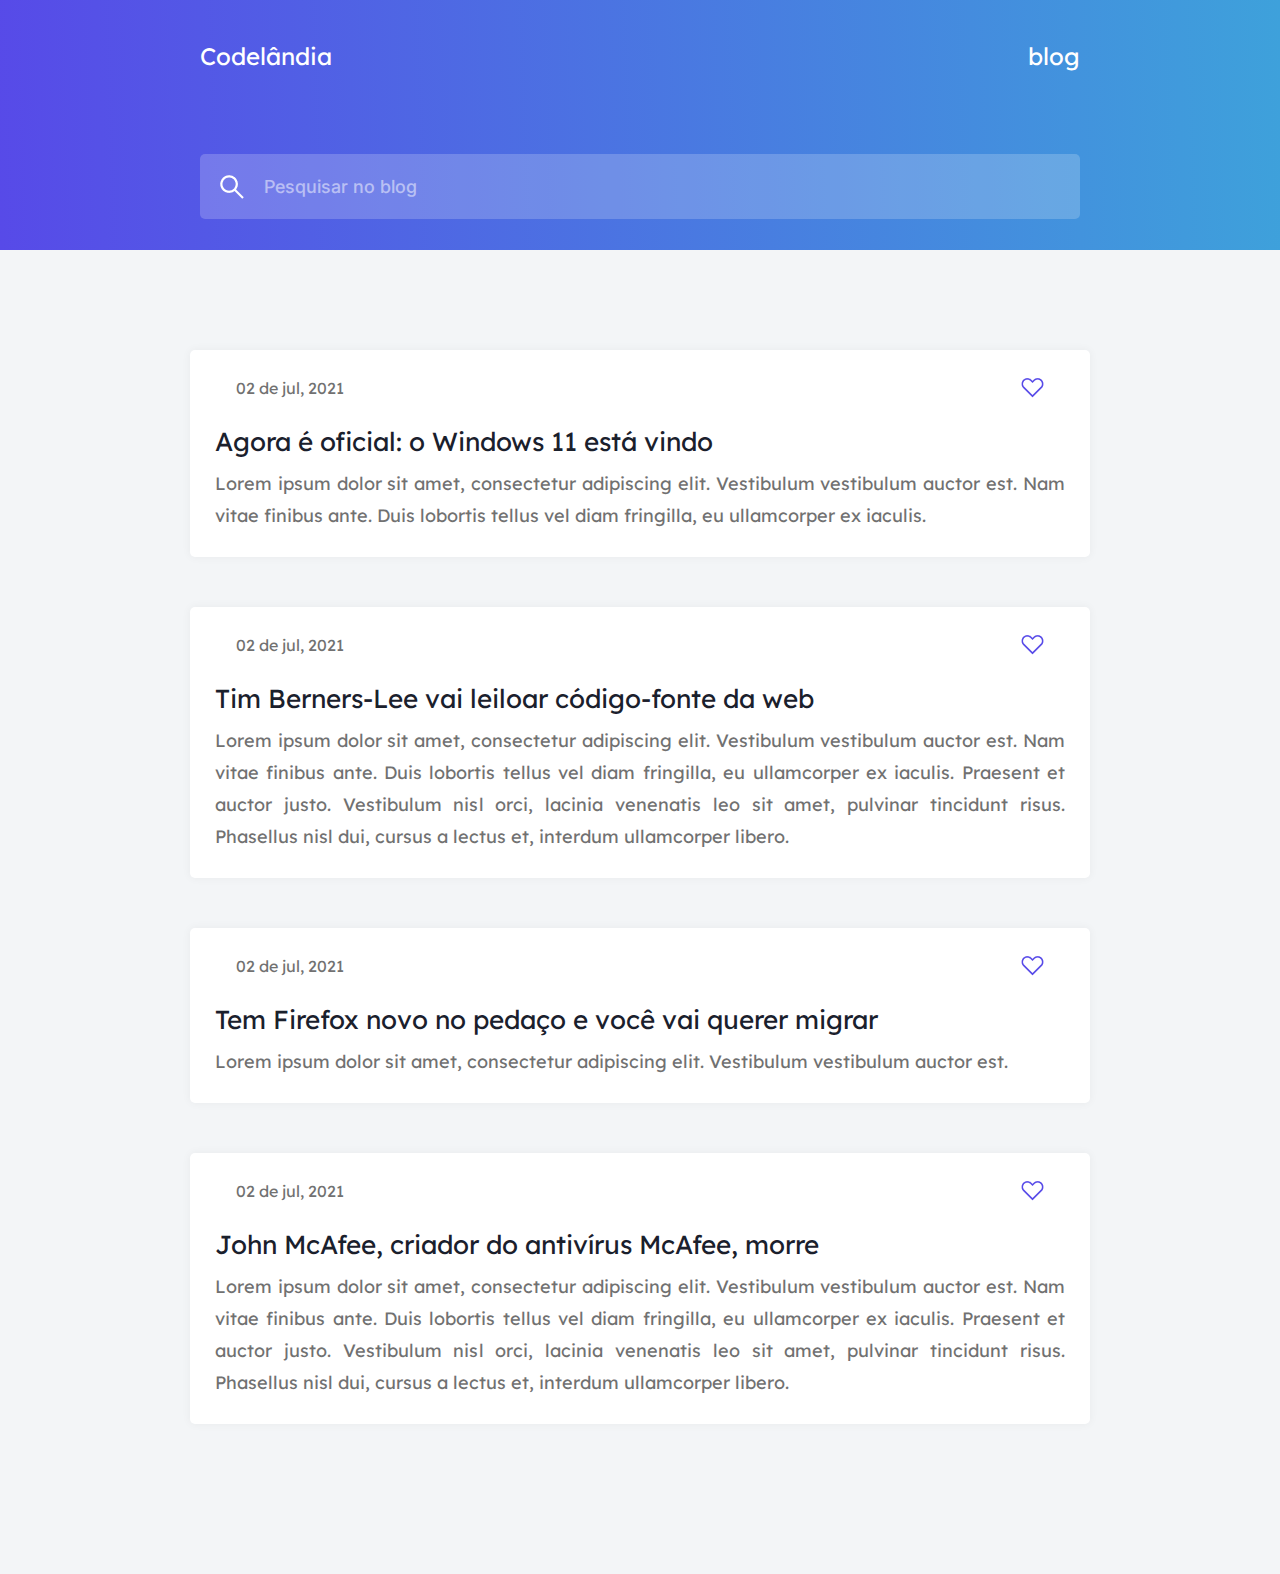
<file: desafio_01/index.html>
<!DOCTYPE html>
<html lang="pt-br">
<head>
  <meta charset="UTF-8">
  <meta name="viewport" content="width=device-width, initial-scale=1.0">
  <link rel="stylesheet" href="style/style.css">
  <link rel="preconnect" href="https://fonts.googleapis.com">
  <link rel="preconnect" href="https://fonts.gstatic.com" crossorigin>
  <link href="https://fonts.googleapis.com/css2?family=Lexend+Deca:wght@100;200;300;400;500;600;700;800;900&display=swap" rel="stylesheet">
  <link rel="preconnect" href="https://fonts.googleapis.com">
  <link rel="preconnect" href="https://fonts.gstatic.com" crossorigin>
  <link href="https://fonts.googleapis.com/css2?family=Inter:wght@100;200;300;400;500;600;700;800;900&display=swap" rel="stylesheet">
  <title>Blog</title>
</head>
<body>
  <header>
    <div class="principal">
      <div class="sub-principal">
        <div class="nav">
          <a href="#">Codelândia</a>
          <a href="#">blog</a>
        </div>
        <div class="area-pesquisa">
          <img src="imgs/ant-design_search-outlined.png" alt="lupa de pesquisa">
          <input type="text" placeholder="Pesquisar no blog">
        </div>
      </div>
    </div>
  </header>
  <main>
    <section>
      <div class="div-data-fav">
        <p class="data">02 de jul, 2021</p>
        <img src="imgs/codicon_heart.png" alt="favoritar" class="coracao">
      </div>
      <div class="div-materia">
        <p class="titulo-materia">Agora é oficial: o Windows 11 está vindo</p>
        <p class="infor-materia">Lorem ipsum dolor sit amet, consectetur adipiscing elit. Vestibulum vestibulum auctor est. Nam vitae finibus ante. Duis lobortis tellus vel diam fringilla, eu ullamcorper ex iaculis.</p>
      </div>
    </section>
    <section >
      <div class="div-data-fav">
        <p class="data">02 de jul, 2021</p>
        <img src="imgs/codicon_heart.png" alt="favoritar" class="coracao">
      </div>
      <div class="div-materia">
        <p class="titulo-materia">Tim Berners-Lee vai leiloar código-fonte da web</p>
        <p class="infor-materia">Lorem ipsum dolor sit amet, consectetur adipiscing elit. Vestibulum vestibulum auctor est. Nam vitae finibus ante. Duis lobortis tellus vel diam fringilla, eu ullamcorper ex iaculis. Praesent et auctor justo. Vestibulum nisl orci, lacinia venenatis leo sit amet, pulvinar tincidunt risus. Phasellus nisl dui, cursus a lectus et, interdum ullamcorper libero.</p>
      </div>
    </section>
    <section>
      <div class="div-data-fav">
        <p class="data">02 de jul, 2021</p>
        <img src="imgs/codicon_heart.png" alt="favoritar" class="coracao">
      </div>
      <div class="div-materia">
        <p class="titulo-materia">Tem Firefox novo no pedaço e você vai querer migrar</p>
        <p class="infor-materia">Lorem ipsum dolor sit amet, consectetur adipiscing elit. Vestibulum vestibulum auctor est.</p>
      </div>
    </section>
    <section >
      <div class="div-data-fav">
        <p class="data">02 de jul, 2021</p>
        <img src="imgs/codicon_heart.png" alt="favoritar" class="coracao">
      </div>
      <div class="div-materia">
        <p class="titulo-materia">John McAfee, criador do antivírus McAfee, morre</p>
        <p class="infor-materia">Lorem ipsum dolor sit amet, consectetur adipiscing elit. Vestibulum vestibulum auctor est. Nam vitae finibus ante. Duis lobortis tellus vel diam fringilla, eu ullamcorper ex iaculis. Praesent et auctor justo. Vestibulum nisl orci, lacinia venenatis leo sit amet, pulvinar tincidunt risus. Phasellus nisl dui, cursus a lectus et, interdum ullamcorper libero.</p>
      </div>
    </section>
  </main>
</body>
</html>
</file>
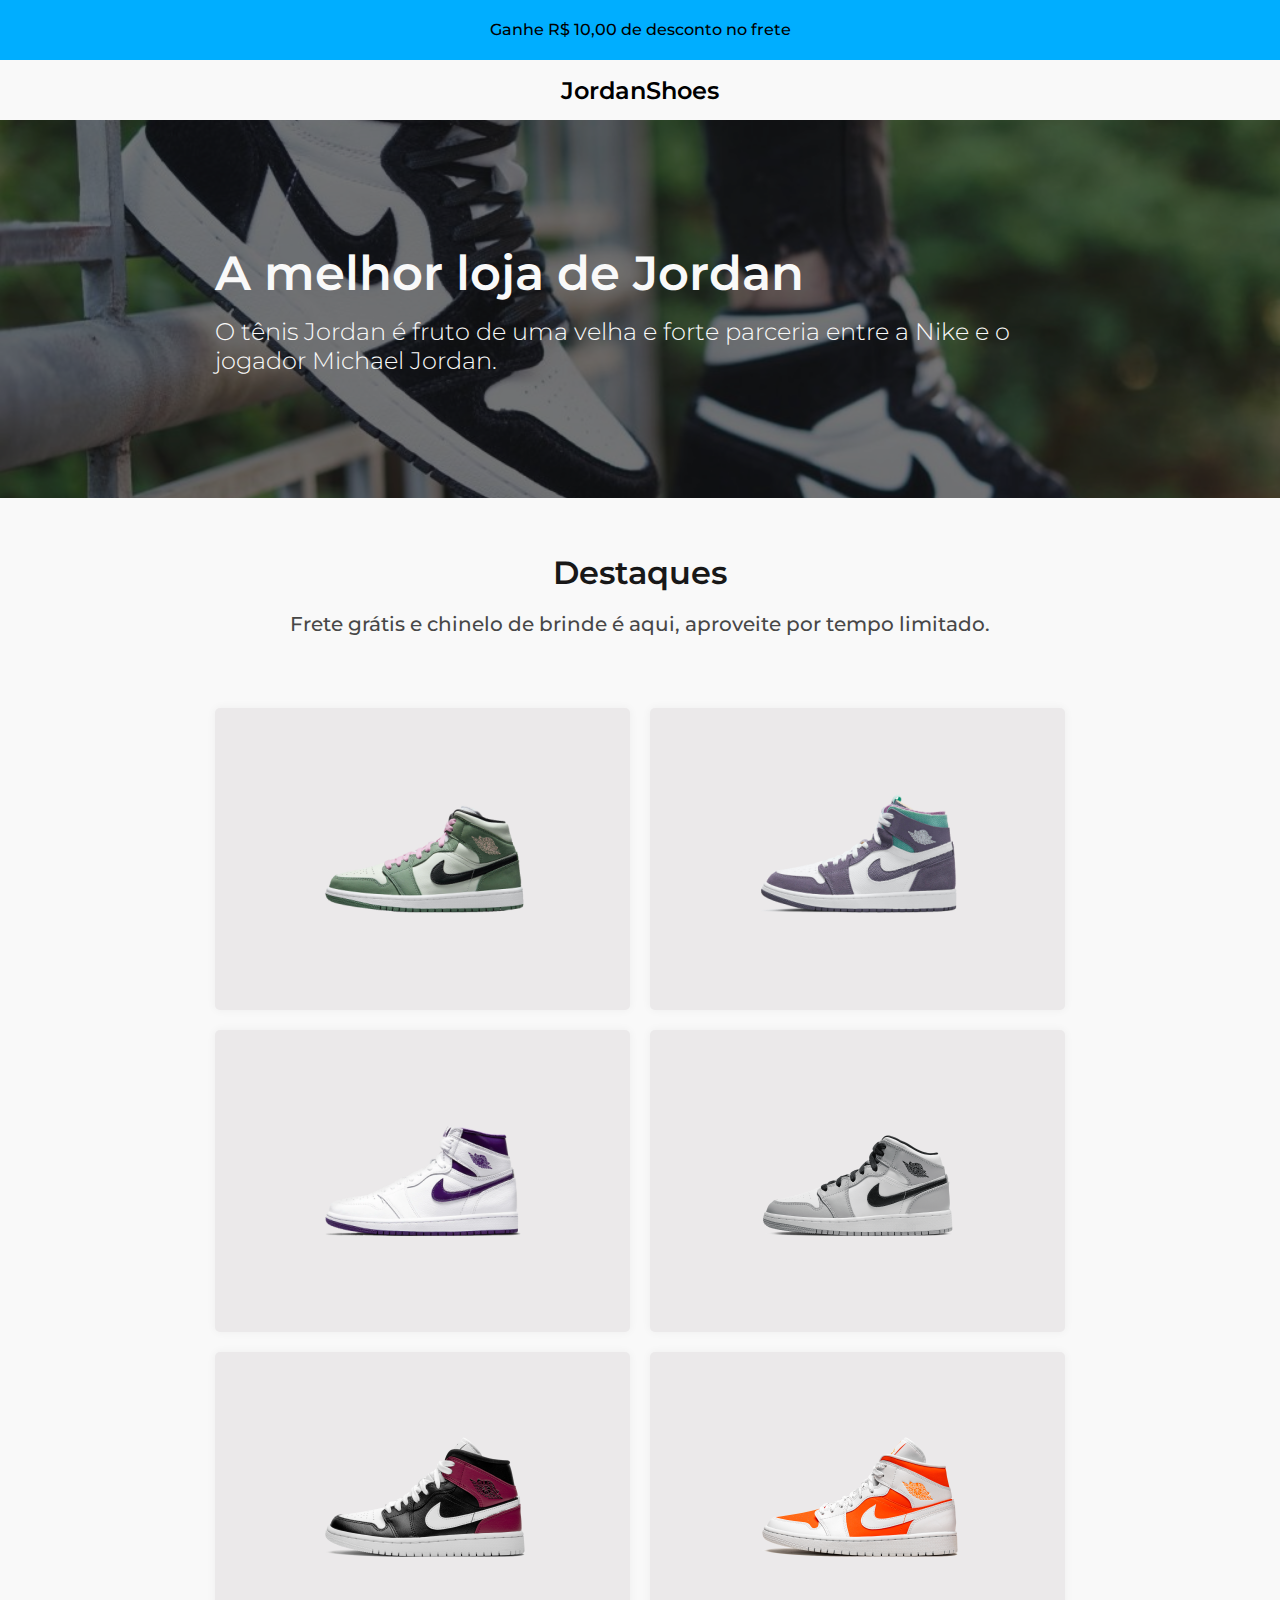
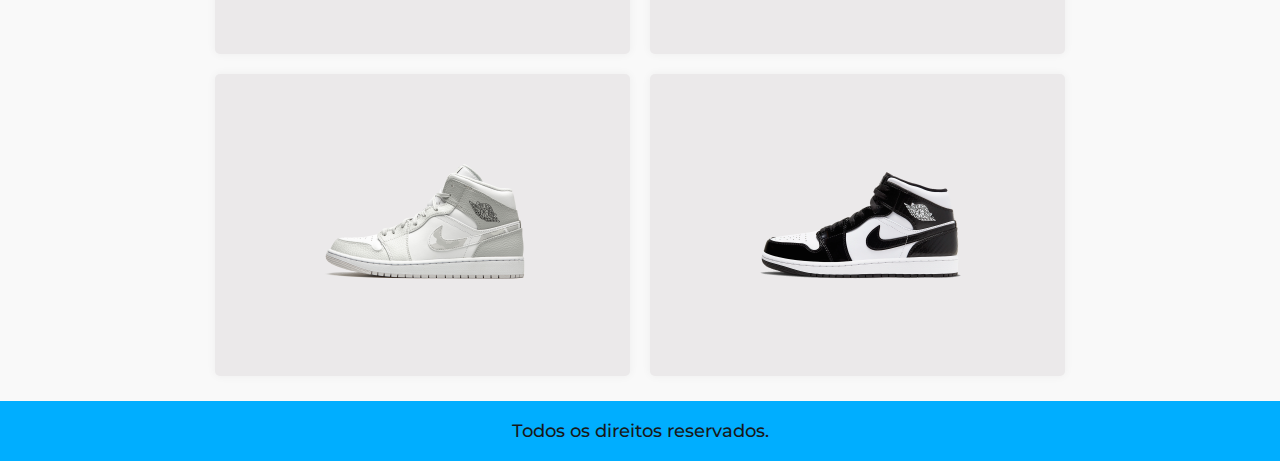
<file: desafio_02/index.html>
<!DOCTYPE html>
<html lang="pt-br">
<head>
  <meta charset="UTF-8">
  <meta name="viewport" content="width=device-width, initial-scale=1.0">
  <link rel="stylesheet" href="style/style.css">
  <link rel="preconnect" href="https://fonts.googleapis.com">
  <link rel="preconnect" href="https://fonts.gstatic.com" crossorigin>
  <link href="https://fonts.googleapis.com/css2?family=Inter:wght@100;200;300;400;500;600;700;800;900&family=Montserrat:ital,wght@0,100;0,200;0,300;0,400;0,500;0,600;0,700;0,800;0,900;1,100;1,200;1,300;1,400;1,500;1,600;1,700;1,800;1,900&display=swap" rel="stylesheet">
  <title>JordanShoes</title>
</head>
<body>
  <header>
    <div class="promo">
      <p>Ganhe R$ 10,00 de desconto no frete</p>
    </div>
    <div class="title">
      <p>JordanShoes</p>
    </div>
    <div class="banner">
      <div class="sub-banner">
        <div class="banner-text">
          <p class="title-banner">A melhor loja de Jordan</p>
          <p class="sub-title-banner">O tênis Jordan é fruto de uma velha e forte parceria entre a Nike e o jogador Michael Jordan.</p>
        </div>
      </div>
    </div>
  </header>
  <main>
    <section class="destaque">
      <p class="text-destaque">Destaques</p>
      <p class="text-sub-destaque">Frete grátis e chinelo de brinde é aqui, aproveite por tempo limitado.</p>
    </section>
    <section class="div-box-shoes">
      <div class="div-img-shoes">
        <img src="imgs/air-jordan-1-mid-dutch-green-1-400.png" class="shoes" alt="">
      </div>
      <div class="div-img-shoes">
        <img src="imgs/air-jordan-1-high-zoom-cmft-tropical-twist-1-400.png" class="shoes" alt="">
      </div>
      <div class="div-img-shoes">
        <img src="imgs/air-jordan-1-retro-high-court-purple-w-1-400.png" class="shoes" alt="">
      </div>
      <div class="div-img-shoes">
        <img src="imgs/air-jordan-1-mid-light-smoke-grey-gs-1-1000.png" class="shoes" alt="">
      </div>
      <div class="div-img-shoes">
        <img src="imgs/air-jordan-1-mid-black-noble-red-w-1-1000.png" class="shoes" alt="">
      </div>
      <div class="div-img-shoes">
        <img src="imgs/air-jordan-1-mid-bright-citrus-1-1000 1.png" class="shoes" alt="">
      </div>
      <div class="div-img-shoes">
        <img src="imgs/air-jordan-1-mid-grey-camo-1-1000 1.png" class="shoes" alt="">
      </div>
      <div class="div-img-shoes">
        <img src="imgs/air-jordan-1-mid-carbon-fiber-1-1000 1.png" class="shoes" alt="">
      </div>
    </section>
  </main>
  <footer>
    <p>Todos os direitos reservados.</p>
  </footer>
</body>
</html>
</file>
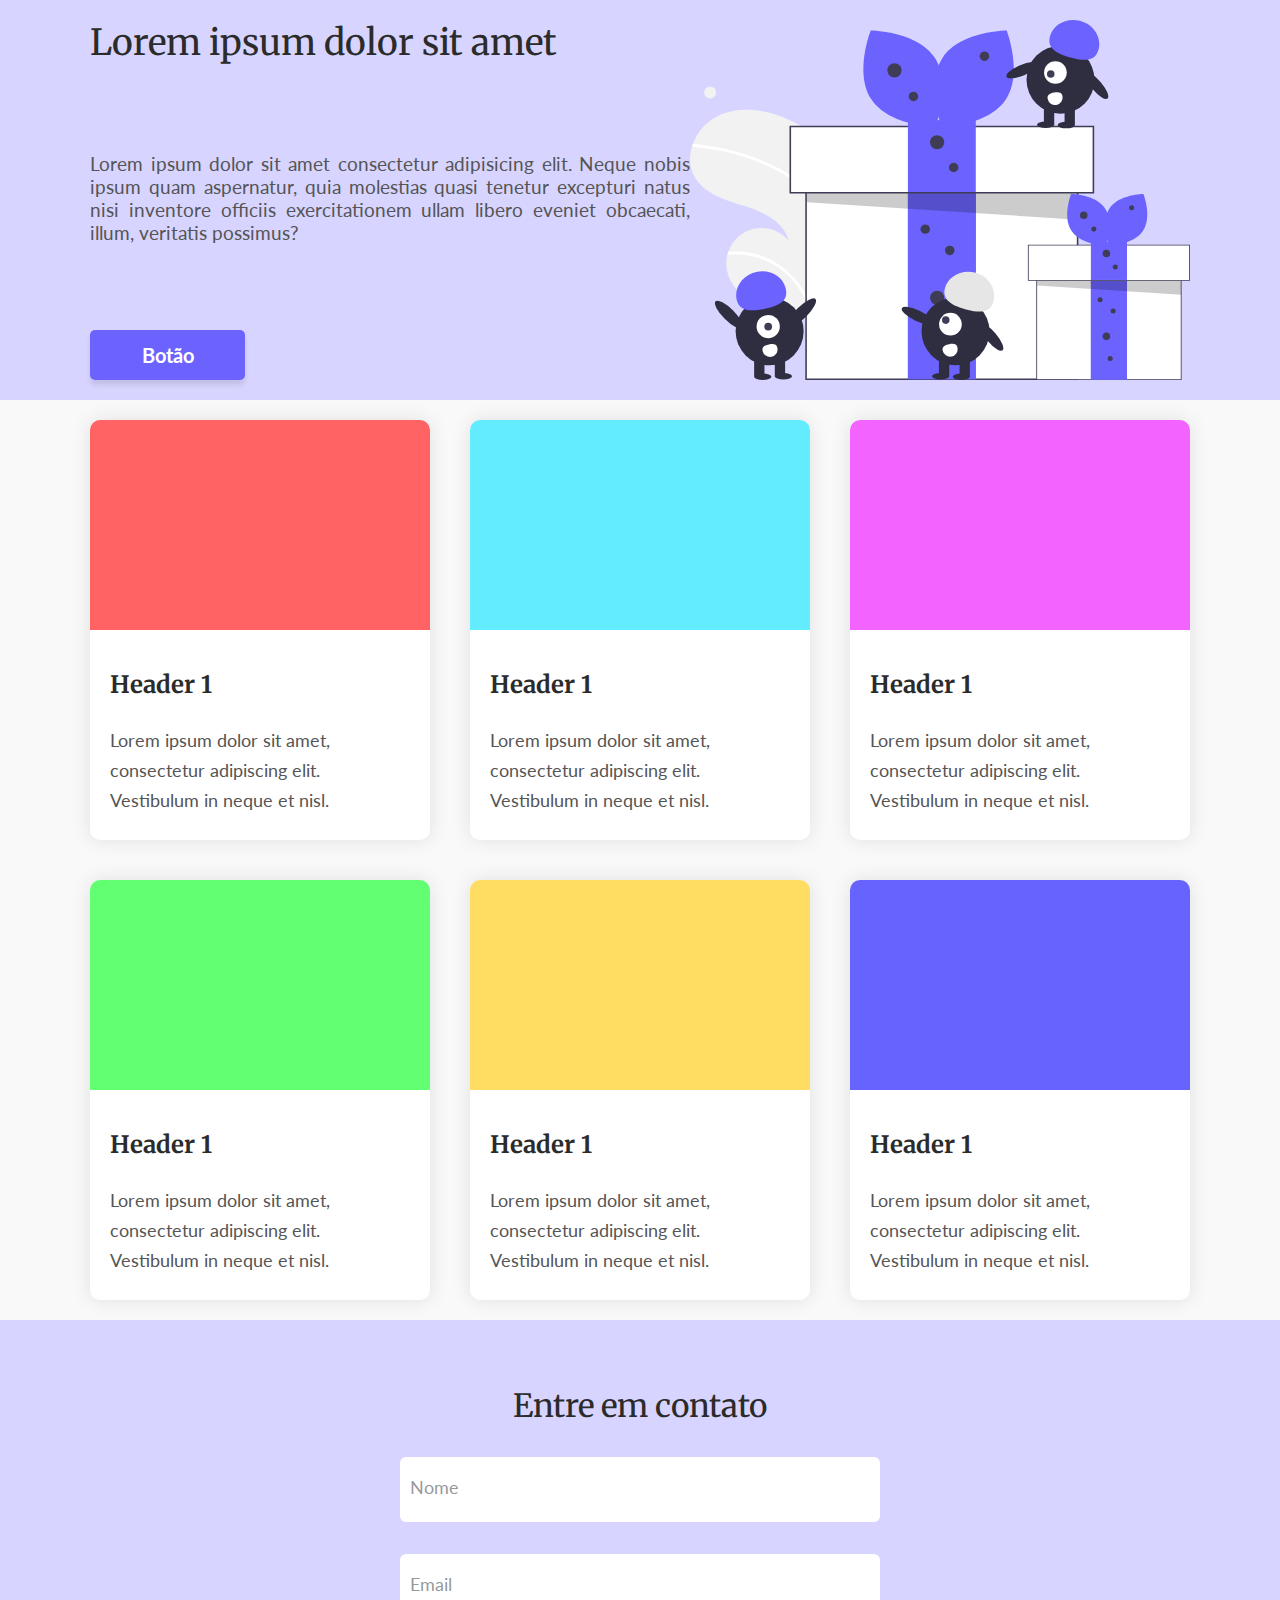
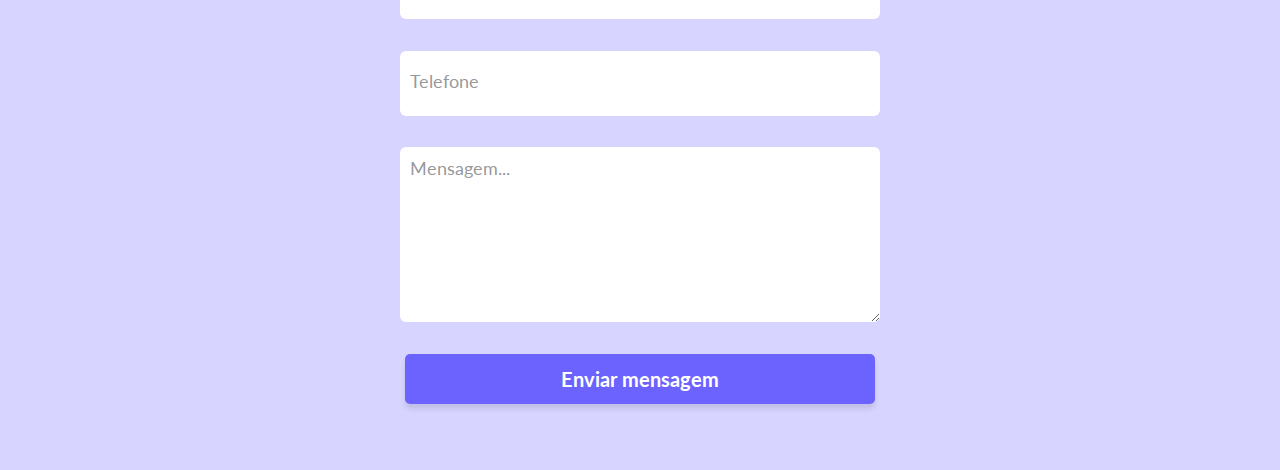
<file: desafio_03/index.html>
<!DOCTYPE html>
<html lang="pt-br">
<head>
  <meta charset="UTF-8">
  <meta name="viewport" content="width=device-width, initial-scale=1.0">
  <link rel="stylesheet" href="style/style.css">
  <link rel="preconnect" href="https://fonts.googleapis.com">
  <link rel="preconnect" href="https://fonts.gstatic.com" crossorigin>
  <link href="https://fonts.googleapis.com/css2?family=Lato&family=Merriweather:wght@400;700&display=swap" rel="stylesheet">
  <title>Desafio 03</title>
</head>
<body>
  <header>
    <div class="container container-header">
      <div class="sub-container-header sub-1">
        <p class="sub-container-header-title">Lorem ipsum dolor sit amet</p>
        <p class="sub-container-header-paragrafo">Lorem ipsum dolor sit amet consectetur adipisicing elit. Neque nobis ipsum quam aspernatur, quia molestias quasi tenetur excepturi natus nisi inventore officiis exercitationem ullam libero eveniet obcaecati, illum, veritatis possimus?</p>
        <button class="sub-container-header-btn">Botão</button>
      </div>
      <div class="sub-container-header sub-2">
        <img src="img/illustration.svg" alt="gift">
      </div>
    </div>
  </header>
  <main>
    <article class="container">
      <div class="sub-container-article">
        <div class="sub-container-article-img  cor-01">

        </div>
        <div class="sub-container-article-text">
          <p class="text-tilte">Header 1</p>
          <p class="text-paragrafo">Lorem ipsum dolor sit amet, consectetur adipiscing elit. Vestibulum in neque et nisl.</p>
        </div>
      </div>
      <div class="sub-container-article">
        <div class="sub-container-article-img cor-02">

        </div>
        <div class="sub-container-article-text">
          <p class="text-tilte">Header 1</p>
          <p class="text-paragrafo">Lorem ipsum dolor sit amet, consectetur adipiscing elit. Vestibulum in neque et nisl.</p>
        </div>
      </div>
      <div class="sub-container-article">
        <div class="sub-container-article-img cor-03">

        </div>
        <div class="sub-container-article-text">
          <p class="text-tilte">Header 1</p>
          <p class="text-paragrafo">Lorem ipsum dolor sit amet, consectetur adipiscing elit. Vestibulum in neque et nisl.</p>
        </div>
      </div>
      <div class="sub-container-article">
        <div class="sub-container-article-img cor-04">

        </div>
        <div class="sub-container-article-text">
          <p class="text-tilte">Header 1</p>
          <p class="text-paragrafo">Lorem ipsum dolor sit amet, consectetur adipiscing elit. Vestibulum in neque et nisl.</p>
        </div>
      </div>
      <div class="sub-container-article">
        <div class="sub-container-article-img cor-05">

        </div>
        <div class="sub-container-article-text">
          <p class="text-tilte">Header 1</p>
          <p class="text-paragrafo">Lorem ipsum dolor sit amet, consectetur adipiscing elit. Vestibulum in neque et nisl.</p>
        </div>
      </div>
      <div class="sub-container-article">
        <div class="sub-container-article-img cor-06">

        </div>
        <div class="sub-container-article-text">
          <p class="text-tilte">Header 1</p>
          <p class="text-paragrafo">Lorem ipsum dolor sit amet, consectetur adipiscing elit. Vestibulum in neque et nisl.</p>
        </div>
      </div>
    </article>
    <aside class="aside-form">
      <form action="" class="form">
        <p class="form-title">Entre em contato</p>
        <input type="text" placeholder="Nome" class="form-input">
        <input type="email" placeholder="Email" class="form-input">
        <input type="tel" placeholder="Telefone" class="form-input">
        <textarea placeholder="Mensagem..." cols="30" rows="10" class="form-text-area"></textarea>
        <input type="submit" class="form-submit" value="Enviar mensagem">
      </form>
    </aside>
  </main>
</body>
</html>
</file>
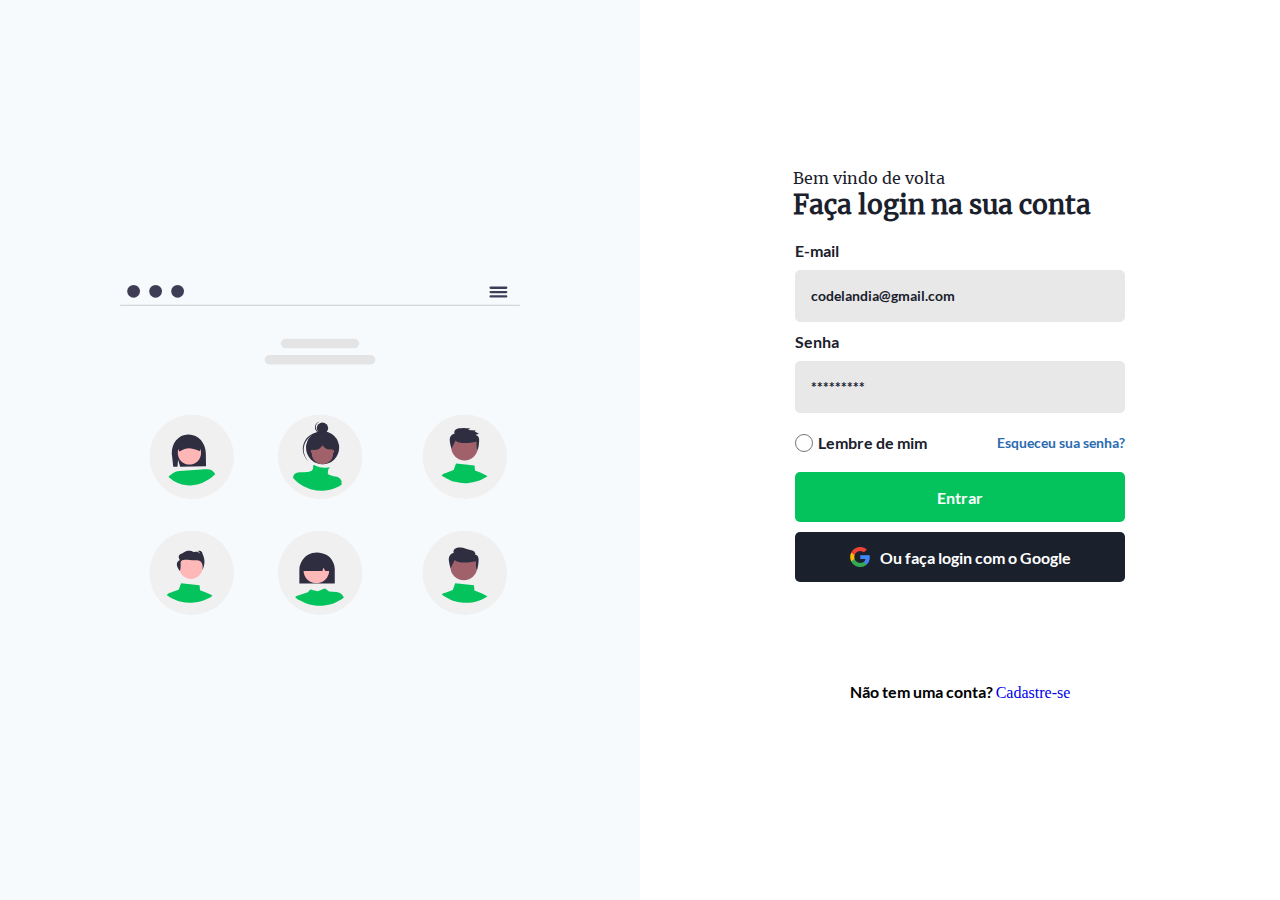
<file: desafio_04/index.html>
<!DOCTYPE html>
<html lang="pt-br">
<head>
  <meta charset="UTF-8">
  <meta name="viewport" content="width=device-width, initial-scale=1.0">
  <link rel="stylesheet" href="style/style.css">
  <title>Desafio 04</title>
</head>
<body>
  <main>
    <div class="container div-imagem">
      <img src="imgs/ilustracao.svg" alt="Imagem">
    </div>
    <div class="container">
      <div class="div-form">
        <div class="sub-container sub-container-form">
          <div class="form-div form-header">
            <p class="text-form">Bem vindo de volta</p>
            <p class="title-form">Faça login na sua conta</p>
          </div>
          <form action="" class="form-div form">
            <div class="form-elements">
              <label for="email" class="label">E-mail</label>
              <input type="email" id="email" name="email" class="input" placeholder="codelandia@gmail.com">
            </div>
            <div class="form-elements">
              <label for="email" class="label">Senha</label>
              <input type="email" id="email" name="email" class="input" placeholder="*********">
            </div>
            <div class="form-elements elements-opcoes">
              <div class="box-opcoes">
                <input type="radio" id="radio" name="radio" class="input-radio">
                <label for="radio" class="label label-radio"> Lembre de mim</label>
              </div>
              <a href="#" class="link-opcoes">Esqueceu sua senha?</a>
            </div>
            <div class="form-elements">
              <button type="submit" class="btn-enviar btn-submit">Entrar</button>
              <button type="submit" class="btn-google btn-submit"><img src="imgs/iconGoogle.png" alt="Icone do google">Ou faça login com o Google</button>
            </div>
          </form>
        </div>
        <div class="sub-container">
          <p class="criar-conta">Não tem uma conta? <a href="#" class="criar-conta-link">Cadastre-se</a></p>
        </div>
      </div>
    </div>
  </main>
</body>
</html>
</file>
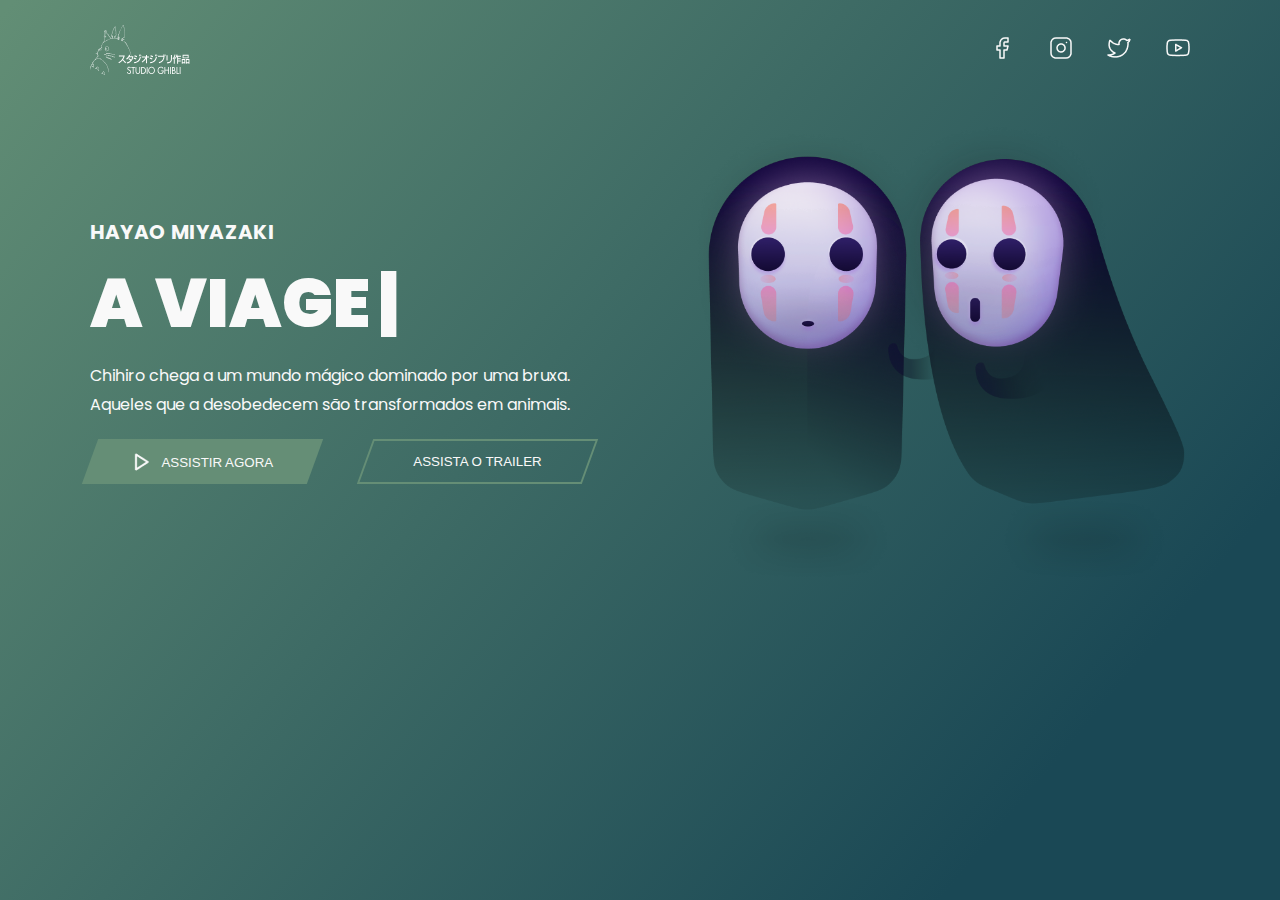
<file: desafio_05/index.html>
<!DOCTYPE html>
<html lang="pt-br">
<head>
  <meta charset="UTF-8">
  <meta name="viewport" content="width=device-width, initial-scale=1.0">
  <link rel="preconnect" href="https://fonts.googleapis.com">
  <link rel="preconnect" href="https://fonts.gstatic.com" crossorigin>
  <link href="https://fonts.googleapis.com/css2?family=Poppins:wght@400;500;600;700;900&display=swap" rel="stylesheet">
  <link rel="stylesheet" href="style/style.css">
  <link rel="stylesheet" href="https://cdnjs.cloudflare.com/ajax/libs/animate.css/4.1.1/animate.min.css"/>
  <title>Desafio 05</title>
</head>
<body>
  <header class="container">
    <div class="sub-container sub-header">
      <div class="sub-logo">
        <img src="imgs/logo.svg" alt="logo">
      </div>
      <div class="sub-icons">
        <a href="#"><img src="imgs/facebook.png" alt="facebook" class="icons"></a>
        <a href="#"><img src="imgs/instagram.png" alt="instagram" class="icons"></a>
        <a href="#"><img src="imgs/twitter.png" alt="twitter" class="icons"></a>
        <a href="#"><img src="imgs/youtube.png" alt="youtube" class="icons"></a>
      </div>
    </div>
  </header>
  <main class="container">
    <div class="sub-container">
      <div class="sub-text">
        <p class="sub-title">HAYAO MIYAZAKI</p>
        <p class="title">A VIAGEM DE CHIHIRO</p>
        <p class="sinopse">Chihiro chega a um mundo mágico dominado por uma bruxa. Aqueles que a desobedecem são transformados em animais.</p>
        <div class="btns-text-div">
          <button class="btn btn-play"><p><img src="imgs/play.png" alt="play" class="img-play">ASSISTIR AGORA</p></button>
          <button class="btn btn-triler"><p>ASSISTA O TRAILER</p></button>
        </div>
      </div>
      <div class="sub-img">
        <img src="imgs/illustration.png" alt="fantasmas">
      </div>
    </div>
  </main>
  <script>
    const title = document.querySelector('.title');
    efeitoDigitar(title);
    function efeitoDigitar(elemento){
      
      const elementoLetras = elemento.innerText.split('');
      elemento.innerText = '';

      elementoLetras.forEach((letra, id) => {
        setTimeout(() => { elemento.innerText += letra}, 100*id)
      })
    }
  </script>
</body>
</html>
</file>
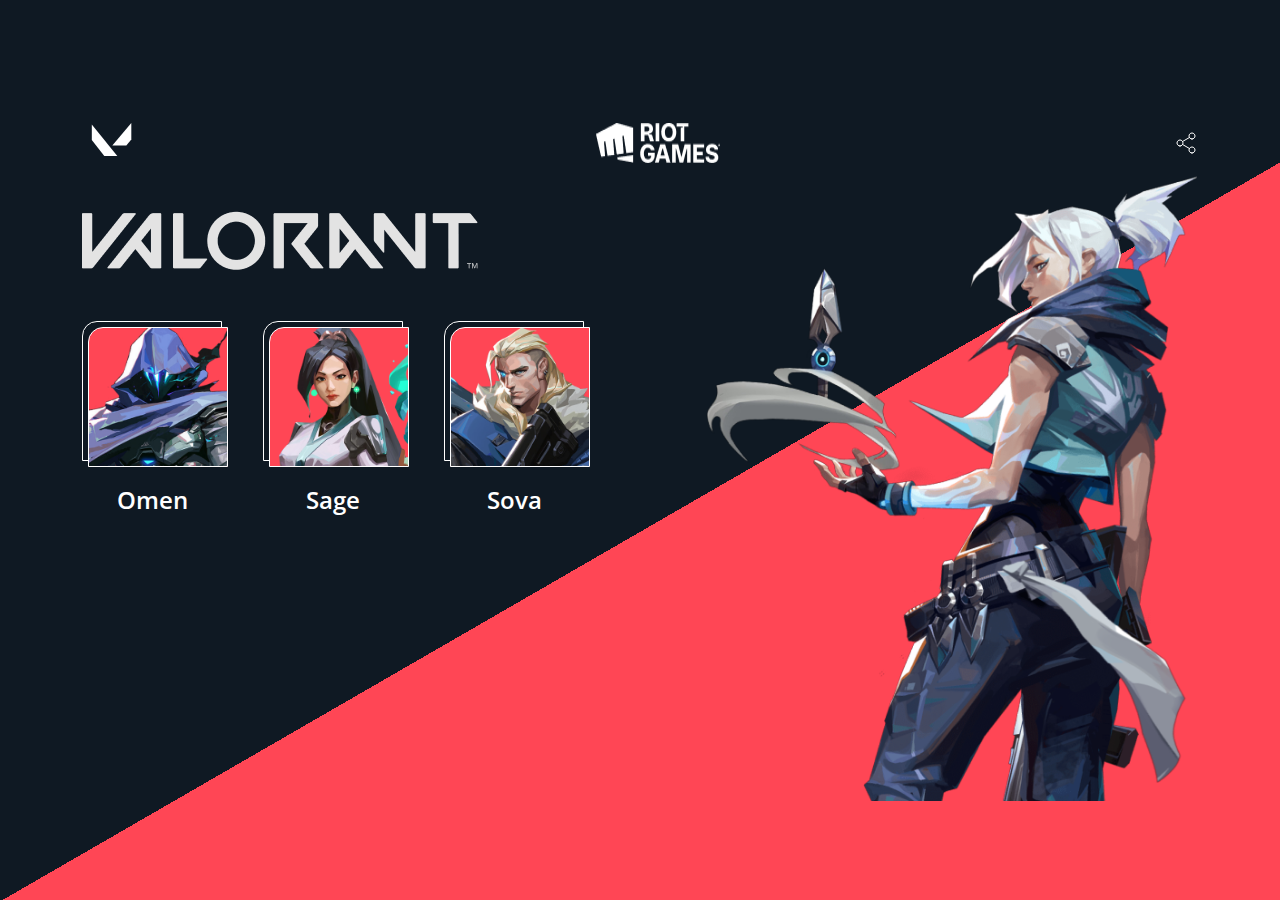
<file: desafio_07/index.html>
<!doctype html>
<html lang="en">
  <head>
    <meta charset="utf-8">
    <meta name="viewport" content="width=device-width, initial-scale=1">
    <title>Valorant</title>
    <link href="css/bootstrap.min.css" rel="stylesheet"  crossorigin="anonymous">
    <link rel="stylesheet" href="style/style.css">
    <link rel="preconnect" href="https://fonts.googleapis.com">
    <link rel="preconnect" href="https://fonts.gstatic.com" crossorigin>
    <link href="https://fonts.googleapis.com/css2?family=Open+Sans:wght@700&display=swap" rel="stylesheet">
    <link rel="stylesheet" href="https://cdnjs.cloudflare.com/ajax/libs/animate.css/4.1.1/animate.min.css"/>
  </head>
  <body class="d-flex flex-wrap justify-content-center align-content-center">
    <div class="d-flex flex-wrap justify-content-center align-content-between div-body">
      <header class="container d-flex flex-wrap justify-content-between align-content-center mt-4">
        <img src="imgs/Logo valorant.svg" alt="logo">
        <img src="imgs/Group 1.png" alt="grupo">
        <img src="imgs/share.svg" alt="compartilhar" id="share">
      </header>
      <main class="container d-flex flex-wrap align-content-center">
        <div class="sub-container d-flex flex-wrap justify-content-center align-content-start" >
          <div class="flex-wrap justify-content-start align-content-center w-100 mt-5 div-logotype">
            <img src="imgs/logotype.png" alt="logotype">
          </div>
          <div class="d-flex flex-wrap align-content-center w-100 mt-5 div-personagens">
            <div class="card">
              <img src="imgs/omen.png" alt="">
              <p>Omen</p>
            </div>
            <div class="card">
              <img src="imgs/sage.png" alt="">
              <p>Sage</p>
            </div>
            <div class="card">
              <img src="imgs/sova.png" alt="">
              <p>Sova</p>
            </div>
            <div class="card-share justify-content-center align-content-center flex-wrap">
              <img src="imgs/share.svg" alt="">
            </div>
          </div>
        </div>
        <div class="sub-container justify-content-center flex-wrap align-content-start div-img-max">
          <img id="img-max" src="imgs/Group 2.png" alt="">
        </div>
      </main>
    </div>
    <script src="https://cdn.jsdelivr.net/npm/bootstrap@5.3.1/dist/js/bootstrap.bundle.min.js" integrity="sha384-HwwvtgBNo3bZJJLYd8oVXjrBZt8cqVSpeBNS5n7C8IVInixGAoxmnlMuBnhbgrkm" crossorigin="anonymous"></script>
  </body>
</html>
</file>
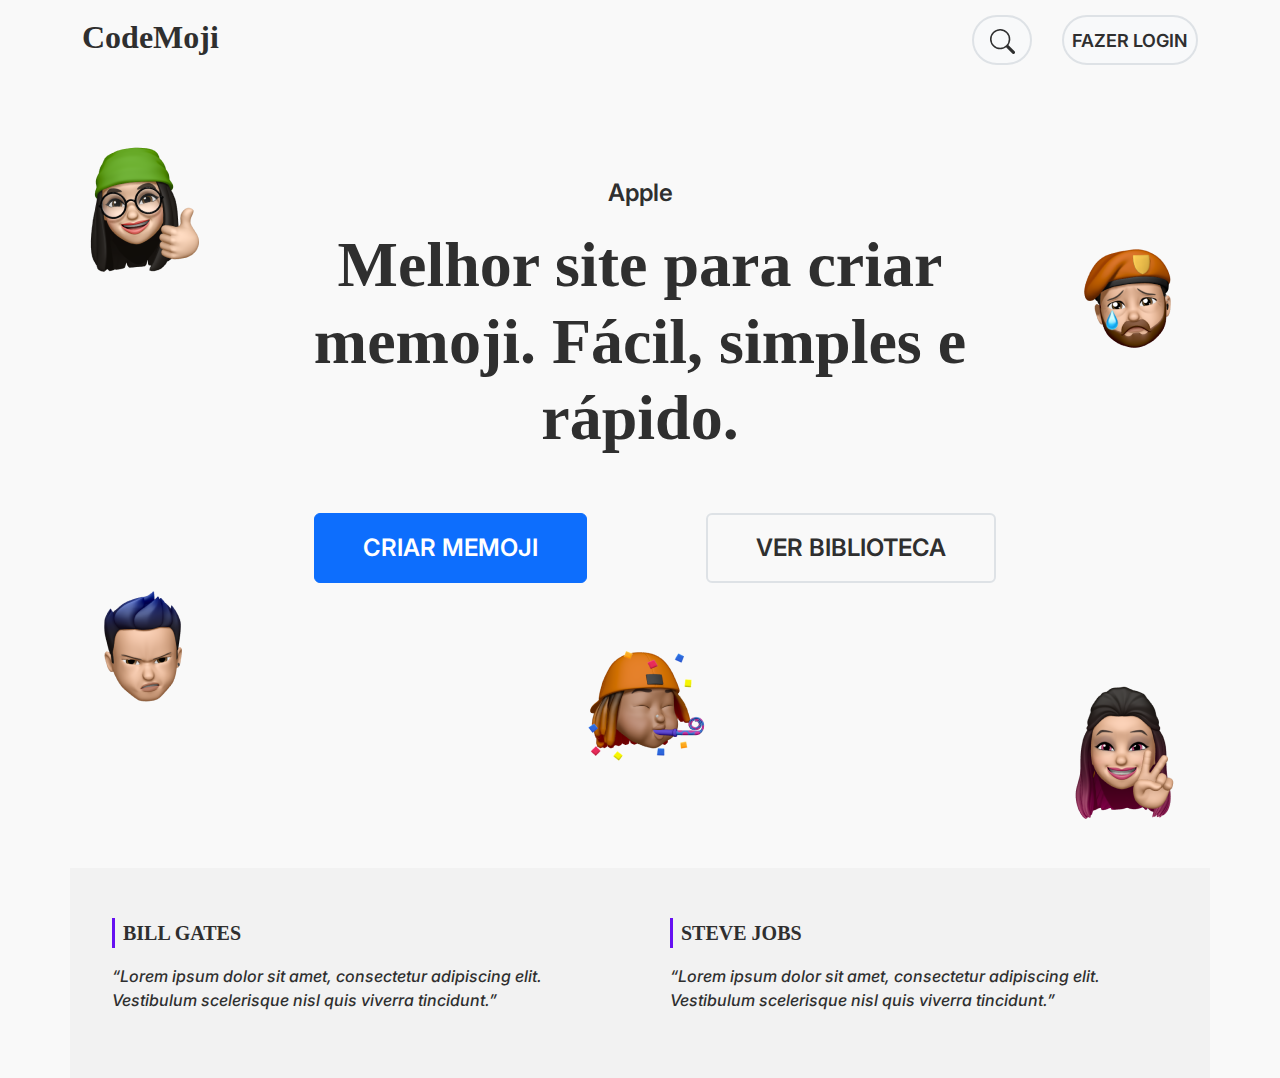
<file: desafio_08/index.html>
<!doctype html>
<html lang="en">
  <head>
    <meta charset="utf-8">
    <meta name="viewport" content="width=device-width, initial-scale=1">
    <title>CodeMoji</title>
    <link href="css/bootstrap.min.css" rel="stylesheet" crossorigin="anonymous">
    <link rel="stylesheet" href="style/style.css">
    <link rel="preconnect" href="https://fonts.googleapis.com">
    <link rel="preconnect" href="https://fonts.gstatic.com" crossorigin>
    <link href="https://fonts.googleapis.com/css2?family=Inter:wght@400;500&family=Sen:wght@400;700&display=swap" rel="stylesheet">
    <link rel="stylesheet" href="https://cdnjs.cloudflare.com/ajax/libs/animate.css/4.1.1/animate.min.css"/>
  </head>
  <body>
    <header class="container d-flex justify-content-between flex-wrap align-content-center">
      <div class="sub-container-header d-flex justify-content-center flex-wrap align-content-center">
        <p class="title-logo d-block">CodeMoji</p>
      </div>
      <div class="sub-container-header d-flex justify-content-center flex-wrap align-content-center">
        <button type="button" class="btn btn-light border border-2 border-secondar rounded-5 h-100 p-1">
          <svg xmlns="http://www.w3.org/2000/svg" width="25" height="25" fill="currentColor" class="bi bi-search" viewBox="0 0 16 16">
            <path d="M11.742 10.344a6.5 6.5 0 1 0-1.397 1.398h-.001c.03.04.062.078.098.115l3.85 3.85a1 1 0 0 0 1.415-1.414l-3.85-3.85a1.007 1.007 0 0 0-.115-.1zM12 6.5a5.5 5.5 0 1 1-11 0 5.5 5.5 0 0 1 11 0z"/>
          </svg>
        </button>
        <button type="button" class="btn btn-light border border-2 border-secondar rounded-5 h-100 p-2 login">
          FAZER LOGIN
        </button>
        <button type="button" class="btn btn-light border border-2 border-secondar rounded-5 h-100 p-1 profile">
          <svg xmlns="http://www.w3.org/2000/svg" width="30" height="30" fill="currentColor" class="bi bi-person" viewBox="0 0 16 16">
            <path d="M8 8a3 3 0 1 0 0-6 3 3 0 0 0 0 6Zm2-3a2 2 0 1 1-4 0 2 2 0 0 1 4 0Zm4 8c0 1-1 1-1 1H3s-1 0-1-1 1-4 6-4 6 3 6 4Zm-1-.004c-.001-.246-.154-.986-.832-1.664C11.516 10.68 10.289 10 8 10c-2.29 0-3.516.68-4.168 1.332-.678.678-.83 1.418-.832 1.664h10Z"/>
          </svg>
        </button>
      </div>
    </header>
    <main class="container d-flex flex-wrap align-content-center mt-5 p-0">
      <div class="sub-container-main flex-wrap justify-content-start align-content-start">
        <img class="sub-container-main-img emoji" src="imgs/Killjoy.png" alt="">
        <img src="imgs/Yoru.png" alt="" class="emoji">
      </div>
      <div class="sub-container-main-center d-flex flex-wrap justify-content-center align-content-center">
        <div class="d-flex flex-wrap justify-content-between align-content-center w-100">
          <div class="text-center mb-5">
            <p>Apple</p>
            <h1>Melhor site para criar memoji. Fácil, simples e rápido.</h1>
          </div>
          <div class="d-flex flex-wrap justify-content-around align-content-center w-100 mb-5">
            <button type="button" class="btn btn-primary btn-main text-white">CRIAR MEMOJI</button>
            <button type="button" class="btn btn-outline-light border border-2 btn-main">VER BIBLIOTECA</button>
          </div>
        </div>
        <div class="div-img-centro flex-wrap justify-content-center align-content-start w-100">
          <img src="imgs/Raze.png" class="emoji" alt="">
        </div>
      </div>
      <div class="sub-container-main flex-wrap justify-content-start align-content-end">
        <img class="sub-container-main-img emoji" src="imgs/Brimstone.png" alt="">
        <img src="imgs/Reyna.png" alt="" class="emoji">
      </div>
    </main>
    <footer class="container d-flex flex-wrap justify-content-around align-content-center">
      <div class="sub-container-footer d-flex flex-wrap">
        <div></div>
        <p class="p1 ms-2">BILL GATES</p>
        <p class="p2">“Lorem ipsum dolor sit amet, consectetur adipiscing elit. Vestibulum scelerisque nisl quis viverra tincidunt.”</p>
      </div>
      <div class="sub-container-footer d-flex flex-wrap">
        <div></div>
        <p class="p1 ms-2">STEVE JOBS</p>
        <p class="p2">“Lorem ipsum dolor sit amet, consectetur adipiscing elit. Vestibulum scelerisque nisl quis viverra tincidunt.”</p>
      </div>
    </footer>
    <script src="js/bootstrap.bundle.min.js" crossorigin="anonymous"></script>
  </body>
</html>
</file>
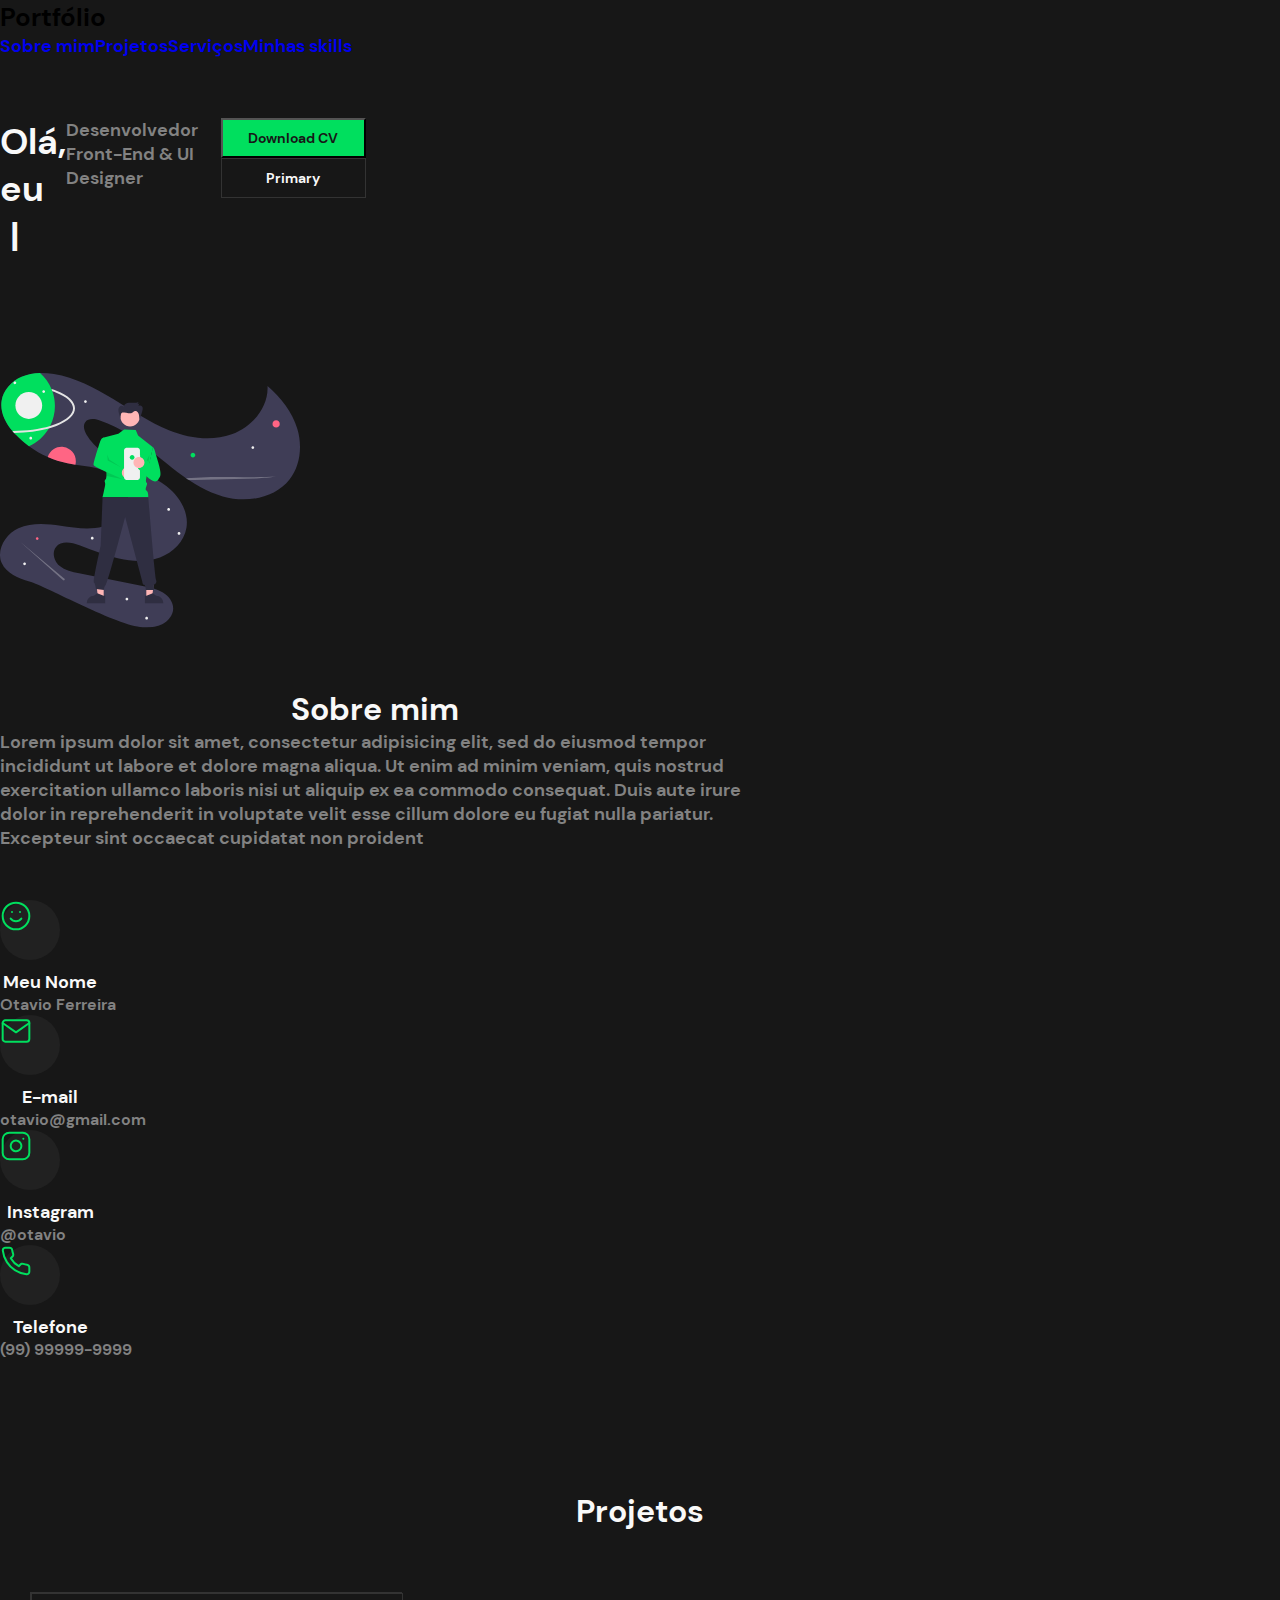
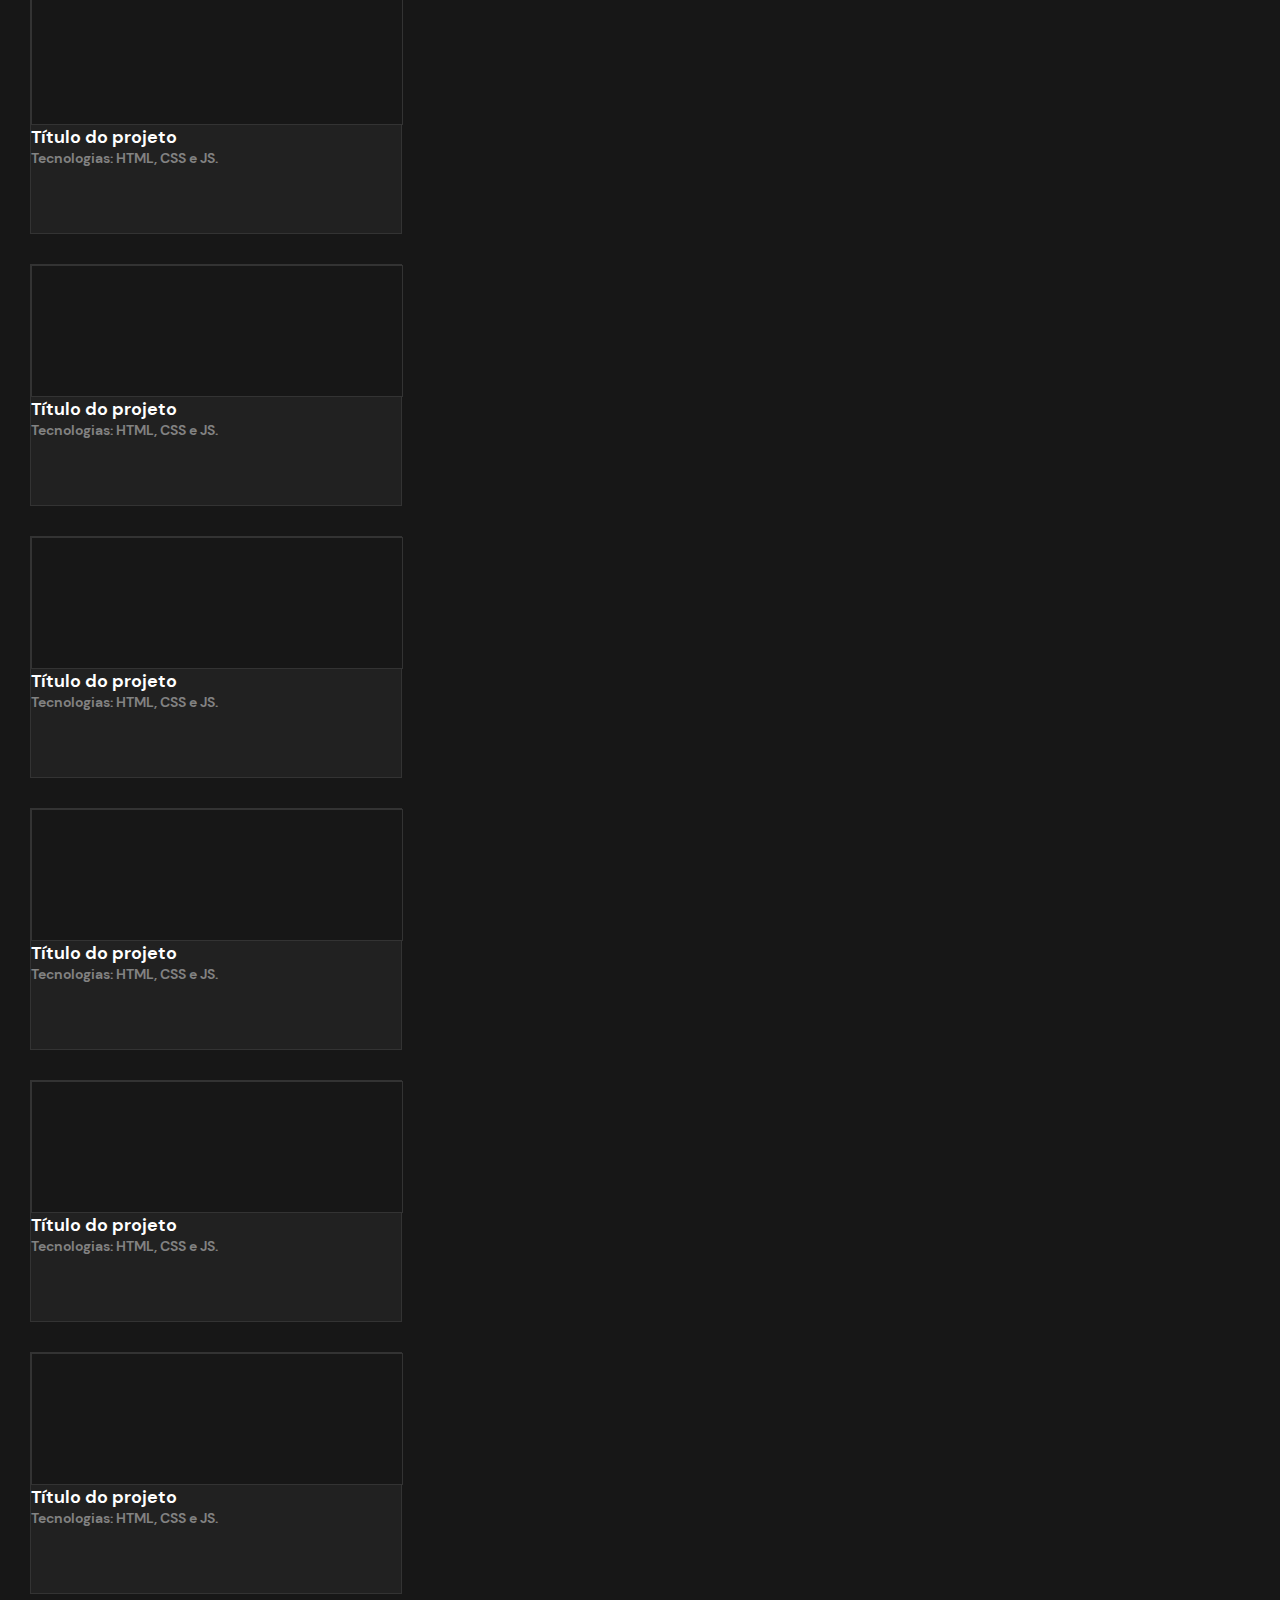
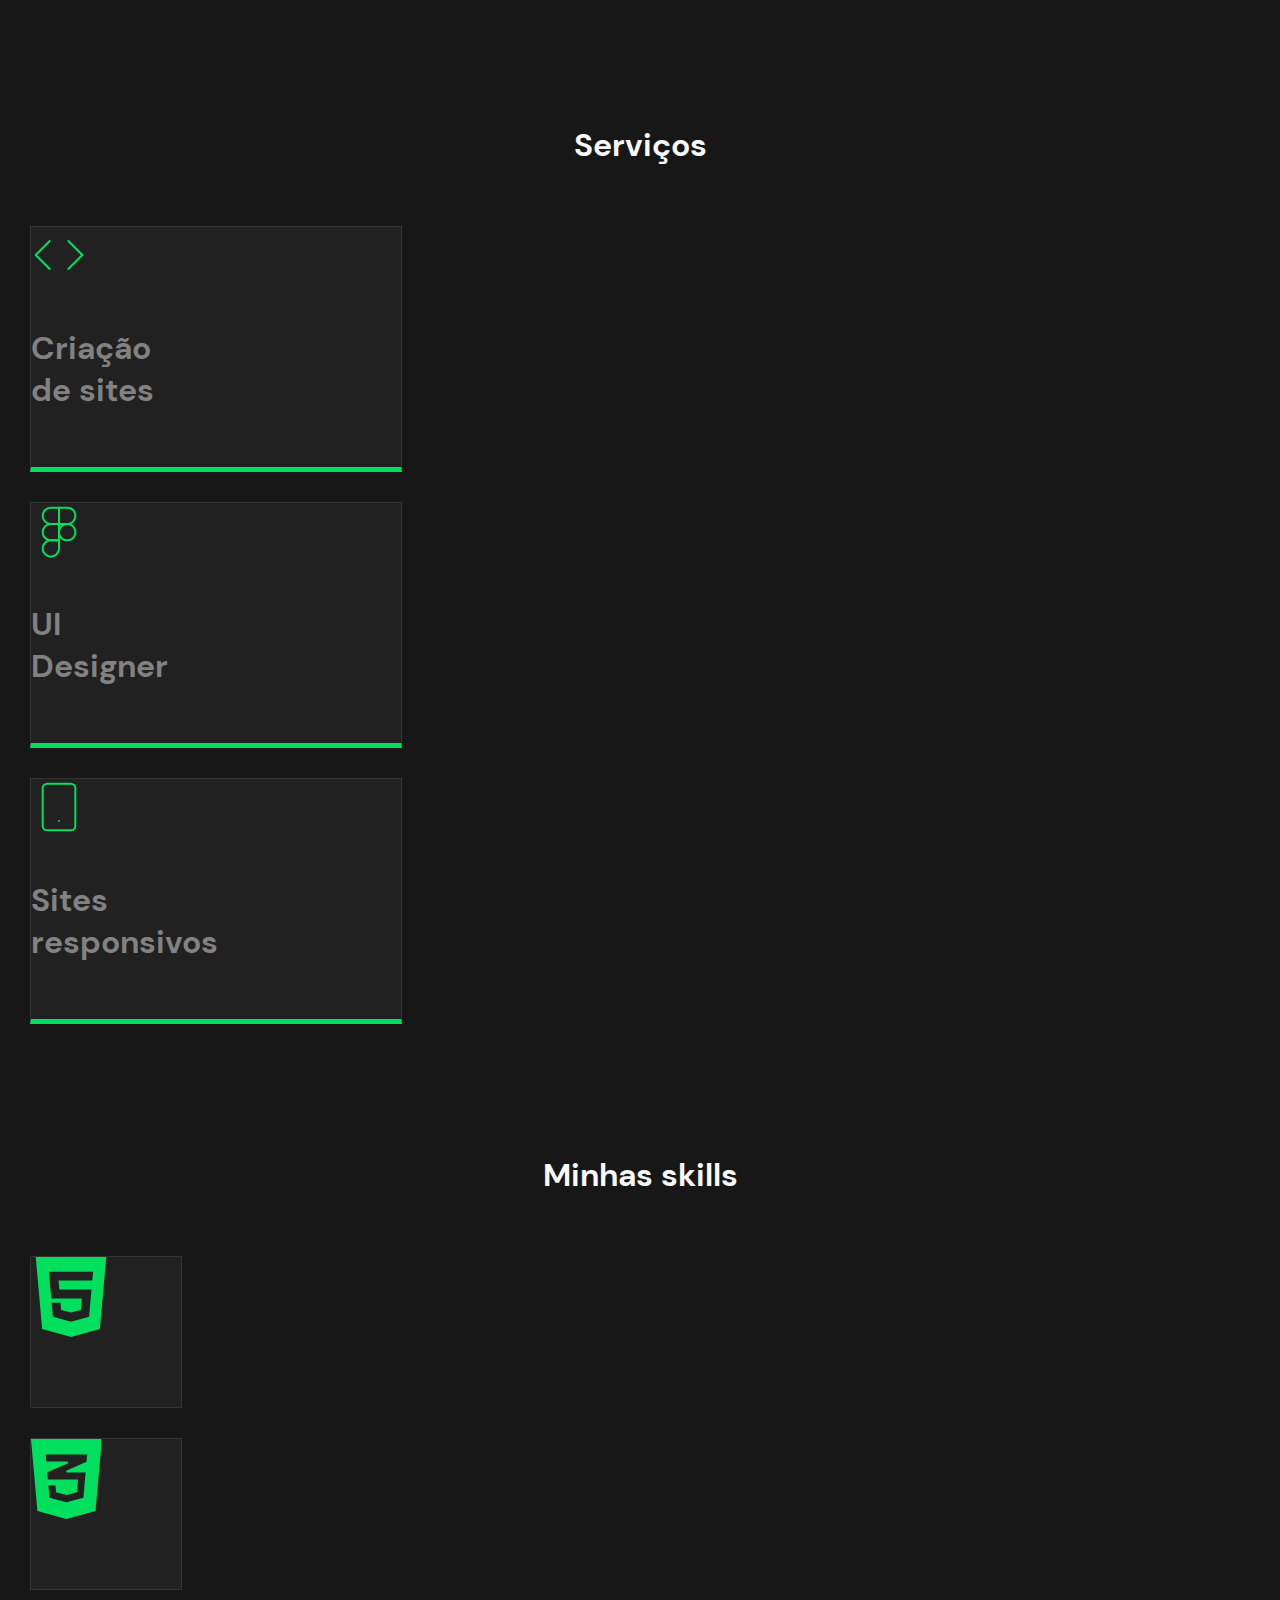
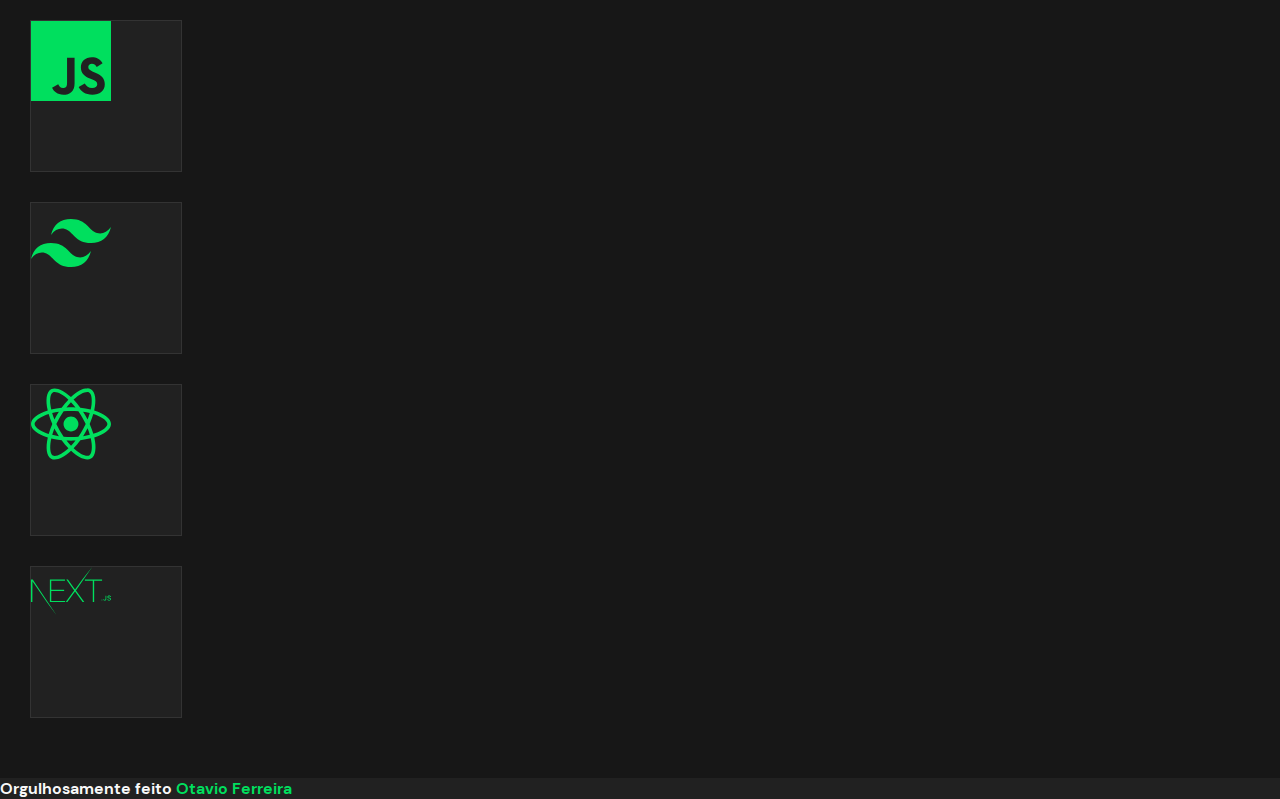
<file: desafio_09/index.html>
<!doctype html>
<html lang="pt-br">
  <head>
    <meta charset="utf-8">
    <meta name="viewport" content="width=device-width, initial-scale=1">
    <title>Portifolio</title>
    <link href="https://cdn.jsdelivr.net/npm/bootstrap@5.3.1/dist/css/bootstrap.min.css" rel="stylesheet" integrity="sha384-4bw+/aepP/YC94hEpVNVgiZdgIC5+VKNBQNGCHeKRQN+PtmoHDEXuppvnDJzQIu9" crossorigin="anonymous">
    <link rel="stylesheet" href="style/style.css">
    <link rel="stylesheet" href="https://cdnjs.cloudflare.com/ajax/libs/animate.css/4.1.1/animate.min.css"/>
  </head>
  <body>
    <header class="container d-flex justify-content-between flex-wrap aling-content-center align-items-center p-3">
      <div class="div-title d-flex flex-wrap justify-content-start aling-content-center align-items-center">
        <p class="title text-white text-left">Portfólio</p>
      </div>
      <div class="div-menu flex-wrap justify-content-between aling-content-center align-items-center">
        <a class="item-menu text-white" href="#about">Sobre mim</a>
        <a class="item-menu text text-white" href="#projects">Projetos</a>
        <a class="item-menu text-white" href="#services">Serviços</a>
        <a class="item-menu text-white" href="#skills">Minhas skills</a>
      </div>
      <div class="dropdown drop">
        <a class="d-flex flex-wrap justify-content-end aling-content-center align-items-center" data-bs-toggle="dropdown">
          <img src="imgs/menu-hamburguer.png" alt="">
        </a>
        <ul class="dropdown-menu bg-dark">
          <li><a class="dropdown-item text-white" href="#about">Sobre mim</a></li>
          <li><a class="dropdown-item text text-white" href="#projects">Projetos</a></li>
          <li><a class="dropdown-item text-white" href="#services">Serviços</a></li>
          <li><a class="dropdown-item text-white" href="#skills">Minhas skills</a></li>
        </ul>
      </div>
    </header>
    <main class="container">
      <section class="section-type-one d-flex align-items-center flex-wrap">
        <div class="div-text-image flex-wrap aling-content-center">
          <h1 id="nome">Olá, eu sou Otavio Ferreira :)</h1>
          <p>Desenvolvedor Front-End & UI Designer</p>
          <div class="div-btns d-flex align-items-center">
            <button type="button" class="btn btn1">Download CV</button>
            <button type="button" class="btn btn-outline btn2">Primary</button>
          </div>
        </div>
        <div class="div-text-image div-image justify-content-end aling-content-center">
          <img src="imgs/illustration.svg" alt="">
        </div>
      </section>
      <section class="section-type-two d-flex flex-wrap justify-content-center align-items-center" id="about">
        <div class="div-section d-flex flex-wrap justify-content-center aling-content-center p-2">
          <p class="about-title">Sobre mim</p>
          <p class="about-p text-center">Lorem ipsum dolor sit amet, consectetur adipisicing elit, sed do eiusmod tempor incididunt ut labore et dolore magna aliqua. Ut enim ad minim veniam, quis nostrud exercitation ullamco laboris nisi ut aliquip ex ea commodo consequat. Duis aute irure dolor in reprehenderit in voluptate velit esse cillum dolore eu fugiat nulla pariatur. Excepteur sint occaecat cupidatat non proident</p>
        </div>
        <div class="div-section d-flex flex-wrap justify-content-between aling-content-center">
          <div class="card-about d-flex flex-wrap justify-content-center aling-content-center">
            <div class="div-card-img d-flex flex-wrap justify-content-center aling-content-center">
              <img src="imgs/smile.svg" alt="">
            </div>
            <p class="card-about-title">Meu Nome</p>
            <p class="card-about-value">Otavio Ferreira</p>
          </div>
          <div class="card-about d-flex flex-wrap justify-content-center aling-content-center">
            <div class="div-card-img d-flex flex-wrap justify-content-center aling-content-center">
              <img src="imgs/email.svg" alt="">
            </div>
            <p class="card-about-title">E-mail</p>
            <p class="card-about-value">otavio@gmail.com</p>
          </div>
          <div class="card-about d-flex flex-wrap justify-content-center aling-content-center">
            <div class="div-card-img d-flex flex-wrap justify-content-center aling-content-center">
              <img src="imgs/instagram.svg" alt="">
            </div>
            <p class="card-about-title">Instagram</p>
            <p class="card-about-value">@otavio</p>
          </div>
          <div class="card-about d-flex flex-wrap justify-content-center aling-content-center">
            <div class="div-card-img d-flex flex-wrap justify-content-center aling-content-center">
              <img src="imgs/phone.svg" alt="">
            </div>
            <p class="card-about-title">Telefone</p>
            <p class="card-about-value">(99) 99999-9999</p>
          </div>
        </div>
      </section>
      <h2 id="projects">Projetos</h2>
      <section class="section-type-two d-flex justify-content-center align-items-center flex-wrap">
        <div class="card-projetos d-flex flex-wrap justify-content-center aling-content-center p-3">
          <div class="div-card-projetos-img">
          </div>
          <div class="div-card-projetos-text">
            <p class="projetos-title">Título do projeto</p>
            <p class="projetos-descricao">Tecnologias: HTML, CSS e JS.</p>
          </div>
        </div>
        <div class="card-projetos d-flex flex-wrap justify-content-center aling-content-center p-3">
          <div class="div-card-projetos-img">
          </div>
          <div class="div-card-projetos-text">
            <p class="projetos-title">Título do projeto</p>
            <p class="projetos-descricao">Tecnologias: HTML, CSS e JS.</p>
          </div>
        </div>
        <div class="card-projetos d-flex flex-wrap justify-content-center aling-content-center p-3">
          <div class="div-card-projetos-img">
          </div>
          <div class="div-card-projetos-text">
            <p class="projetos-title">Título do projeto</p>
            <p class="projetos-descricao">Tecnologias: HTML, CSS e JS.</p>
          </div>
        </div>
        <div class="card-projetos d-flex flex-wrap justify-content-center aling-content-center p-3">
          <div class="div-card-projetos-img">
          </div>
          <div class="div-card-projetos-text">
            <p class="projetos-title">Título do projeto</p>
            <p class="projetos-descricao">Tecnologias: HTML, CSS e JS.</p>
          </div>
        </div>
        <div class="card-projetos d-flex flex-wrap justify-content-center aling-content-center p-3">
          <div class="div-card-projetos-img">
          </div>
          <div class="div-card-projetos-text">
            <p class="projetos-title">Título do projeto</p>
            <p class="projetos-descricao">Tecnologias: HTML, CSS e JS.</p>
          </div>
        </div>
        <div class="card-projetos d-flex flex-wrap justify-content-center aling-content-center p-3">
          <div class="div-card-projetos-img">
          </div>
          <div class="div-card-projetos-text">
            <p class="projetos-title">Título do projeto</p>
            <p class="projetos-descricao">Tecnologias: HTML, CSS e JS.</p>
          </div>
        </div>
      </section>
      <h2 id="services">Serviços</h2>
      <section class="section-type-two d-flex justify-content-center align-items-center flex-wrap">
        <div class="card-servico d-flex flex-wrap justify-content-center aling-content-center p-4">
          <div class="div-card-servico-img">
            <img src="imgs/code.svg" alt="">
          </div>
          <div class="div-card-servico-text">
            <p class="servico-title">Criação <br>
              de sites</p>
          </div>
        </div>
        <div class="card-servico d-flex flex-wrap justify-content-center aling-content-center p-4">
          <div class="div-card-servico-img">
            <img src="imgs/figma.svg" alt="">
          </div>
          <div class="div-card-servico-text">
            <p class="servico-title">UI <br>
              Designer</p>
          </div>
        </div>
        <div class="card-servico d-flex flex-wrap justify-content-center aling-content-center p-4">
          <div class="div-card-servico-img">
            <img src="imgs/smartphone.svg" alt="">
          </div>
          <div class="div-card-servico-text">
            <p class="servico-title">Sites <br>
              responsivos</p>
          </div>
        </div>
      </section>
      <h2 id="skills">Minhas skills</h2>
      <section class="section-type-two d-flex justify-content-center align-items-center flex-wrap">
        <div class="card-skills d-flex flex-wrap justify-content-center aling-content-center p-4">
          <img src="imgs/html.svg" alt="">
        </div>
        <div class="card-skills d-flex flex-wrap justify-content-center aling-content-center p-4">
          <img src="imgs/css.svg" alt="">
        </div>
        <div class="card-skills d-flex flex-wrap justify-content-center aling-content-center p-4">
          <img src="imgs/javascript.svg" alt="">
        </div>
        <div class="card-skills d-flex flex-wrap justify-content-center aling-content-center p-4">
          <img src="imgs/tailwind.svg" alt="">
        </div>
        <div class="card-skills d-flex flex-wrap justify-content-center aling-content-center p-4">
          <img src="imgs/react.svg" alt="">
        </div>
        <div class="card-skills d-flex flex-wrap justify-content-center aling-content-center p-4">
          <img src="imgs/next.svg" alt="">
        </div>
      </section>
    </main>
    <footer class="w-100 p-3">
      <p class="footer-p text-center">Orgulhosamente feito <span>Otavio Ferreira</span></p>
    </footer>
    <script src="https://cdn.jsdelivr.net/npm/bootstrap@5.3.1/dist/js/bootstrap.bundle.min.js" integrity="sha384-HwwvtgBNo3bZJJLYd8oVXjrBZt8cqVSpeBNS5n7C8IVInixGAoxmnlMuBnhbgrkm" crossorigin="anonymous"></script>
    <script>
      const title = document.getElementById('nome');
      efeitoDigitar(title);
      function efeitoDigitar(elemento){
        
        const elementoLetras = elemento.innerText.split('');
        elemento.innerText = '';
  
        elementoLetras.forEach((letra, id) => {
          setTimeout(() => { elemento.innerText += letra}, 100*id)
        })
      }
    </script>
  </body>
</html>
</file>
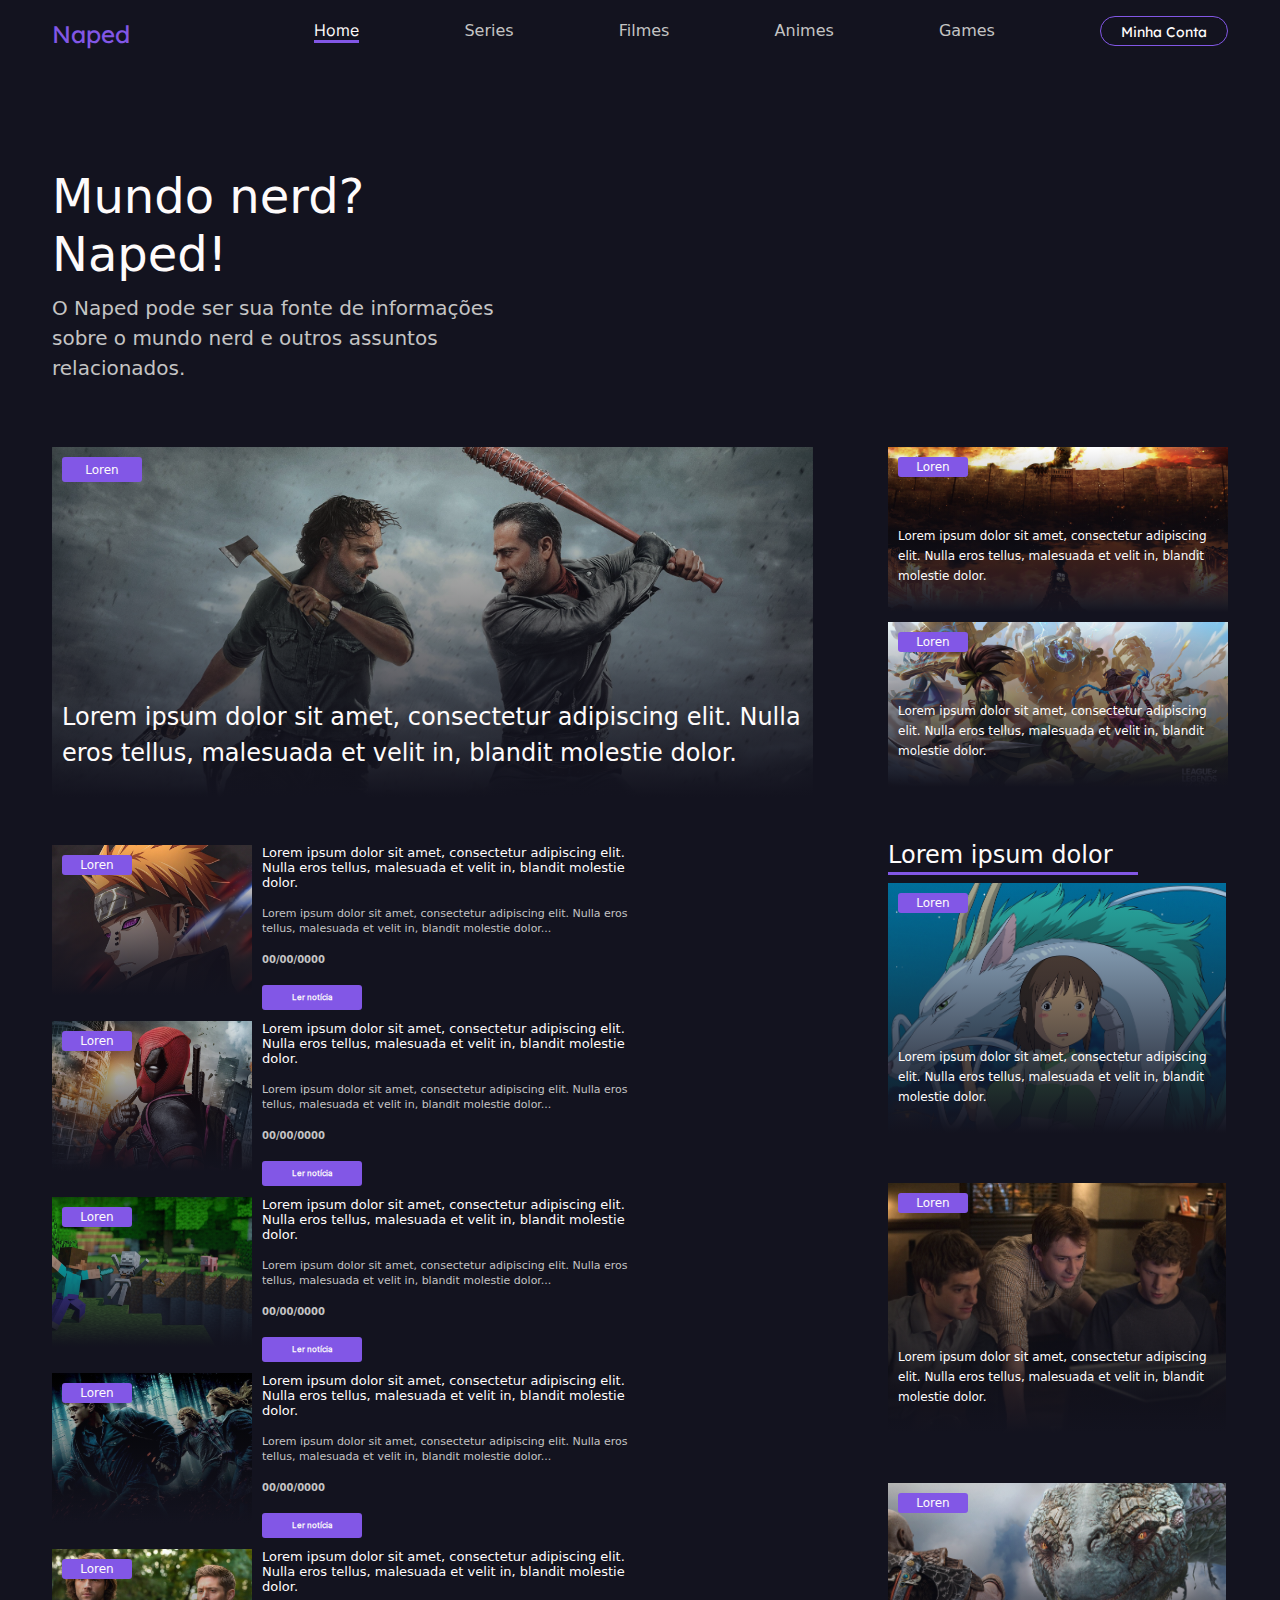
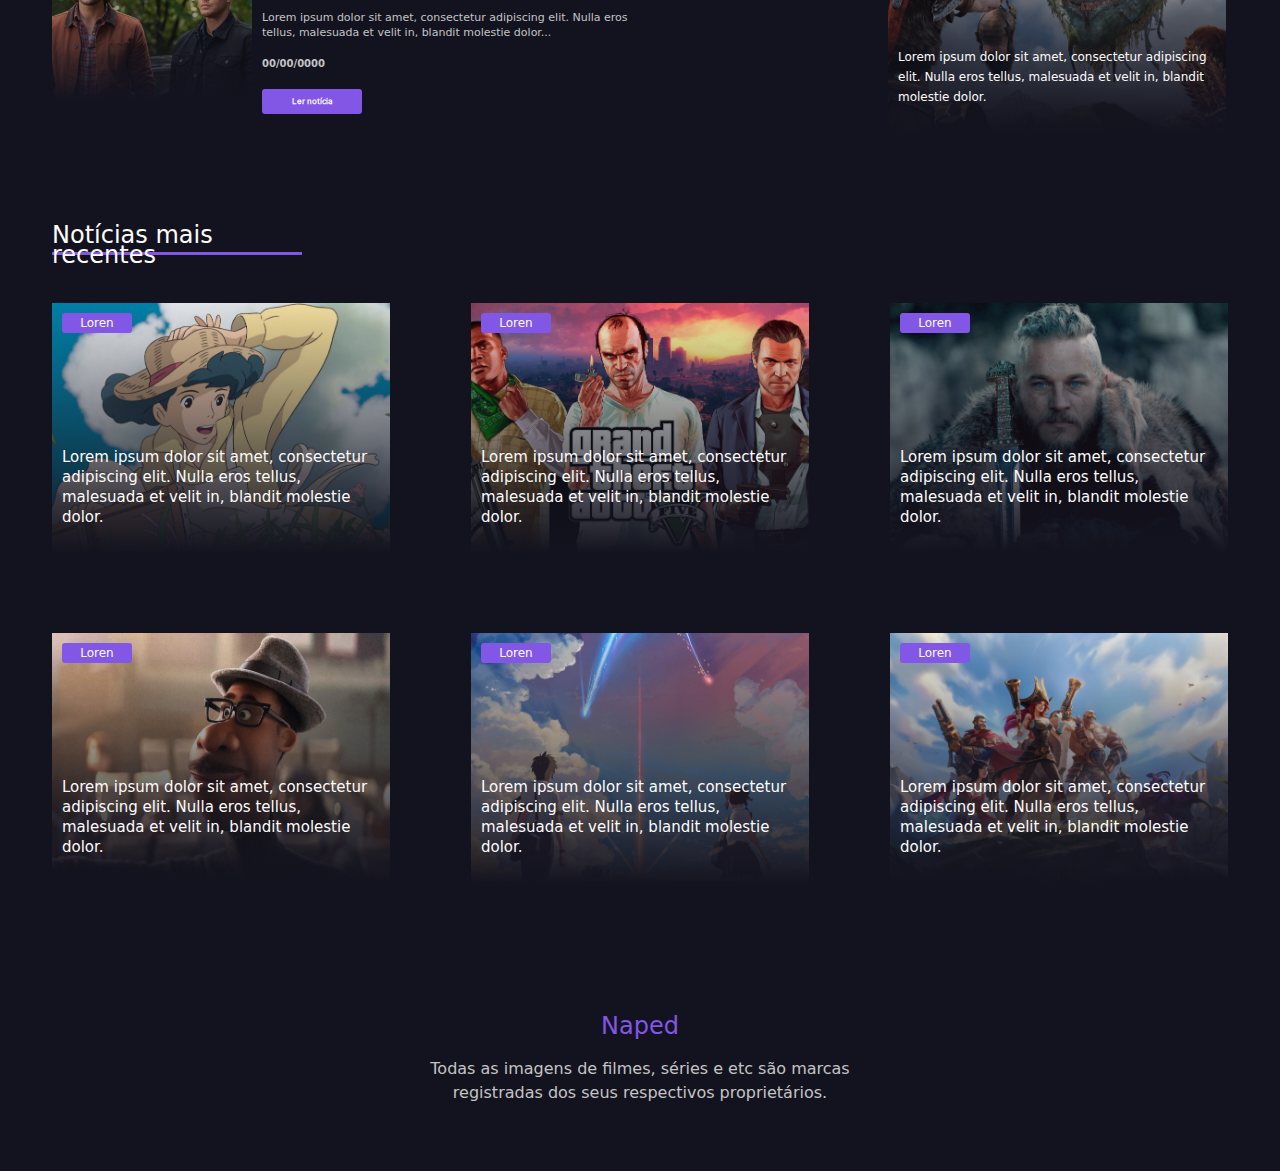
<file: desafio_10/index.html>
<!doctype html>
<html lang="pt-br">
  <head>
    <meta charset="utf-8">
    <meta name="viewport" content="width=device-width, initial-scale=1">
    <title>Naped</title>
    <link href="css/bootstrap.min.css" rel="stylesheet" crossorigin="anonymous">
    <link rel="stylesheet" href="style/styleIndex.css">
    <link rel="stylesheet" href="style/styleGlobal.css">
    <link rel="stylesheet" href="style/styleHeader.css">
  </head>
  <body>
    <header class="container flex-wrap justify-content-between aling-content-center aling-items-center pt-3 pb-3">
      <div class="d-flex flex-wrap justify-content-between aling-content-center align-items-center div-header-sup">
        <div>
          <a href="#" class="naped">Naped</a>
        </div>
        <div class="dropdown drop">
          <a class="d-flex flex-wrap justify-content-end aling-content-center align-items-center" data-bs-toggle="dropdown">
            <svg xmlns="http://www.w3.org/2000/svg" width="35" height="35" fill="currentColor" class="bi bi-list img-drop" viewBox="0 0 16 16">
              <path fill-rule="evenodd" d="M2.5 12a.5.5 0 0 1 .5-.5h10a.5.5 0 0 1 0 1H3a.5.5 0 0 1-.5-.5zm0-4a.5.5 0 0 1 .5-.5h10a.5.5 0 0 1 0 1H3a.5.5 0 0 1-.5-.5zm0-4a.5.5 0 0 1 .5-.5h10a.5.5 0 0 1 0 1H3a.5.5 0 0 1-.5-.5z"/>
            </svg>
          </a>
          <ul class="dropdown-menu bg-dark">
            <li><a class="dropdown-item text-white" href="index.html">Home</a></li>
            <li><a class="dropdown-item text-white" href="paginas/404.html">Series</a></li>
            <li><a class="dropdown-item text-white" href="paginas/404.html">Filmes</a></li>
            <li><a class="dropdown-item text-white" href="paginas/animes.html">Animes</a></li>
            <li><a class="dropdown-item text-white" href="paginas/404.html">Games</a></li>
          </ul>
        </div>
      </div>
      <div>
        <a href="index.html" class="home a">Home</a>
        <a href="paginas/404.html" class="header-a a">Series</a>
        <a href="paginas/404.html" class="header-a a">Filmes</a>
        <a href="paginas/animes.html" class="header-a a">Animes</a>
        <a href="paginas/404.html" class="header-a a">Games</a>
        <a href="paginas/404.html" class="header-a btn btn-outline btn-header">Minha Conta</a>
      </div>
    </header>
    <main class="container">
      <article class="d-flex flex-wrap justify-content-start aling-content-center">
        <div class="div-article-header">
          <h1>Mundo nerd? Naped!</h1>
          <p>O Naped pode ser sua fonte de informações sobre o mundo nerd e outros assuntos relacionados.</p>
        </div>
      </article>
      <article class="container d-flex flex-wrap aling-content-center p-0 mt-5 article-01">
        <div class="sub-article-one sub-article-left div-padrao-banner">
          <div class="box-padrao banner">
            <button class="btn-padrao">Loren</button>
            <p class="p-padrao">Lorem ipsum dolor sit amet, consectetur adipiscing elit. Nulla eros tellus, malesuada et velit in, blandit molestie dolor.</p>
          </div>
        </div>
        <div class="sub-article-one sub-article-right sub-none-01 flex-wrap aling-content-between">
          <div class=" box-1">
            <div class="box-padrao">
              <button class="btn-padrao">Loren</button>
              <p class="p-padrao">Lorem ipsum dolor sit amet, consectetur adipiscing elit. Nulla eros tellus, malesuada et velit in, blandit molestie dolor.</p>
            </div>
          </div>
          <div class=" box-2">
            <div class="box-padrao">
              <button class="btn-padrao">Loren</button>
              <p class="p-padrao">Lorem ipsum dolor sit amet, consectetur adipiscing elit. Nulla eros tellus, malesuada et velit in, blandit molestie dolor.</p>
            </div>
          </div>
        </div>
      </article>
      <article class="container d-flex flex-wrap justify-content-between aling-content-center p-0 mt-5">
        <aside class="sub-article-two sub-article-left aside d-flex flex-wrap justify-content-start aling-content-center">
          <div class="div-periferico-left d-flex justify-content-between flex-wrap aling-content-center">
            <div class="box-3">
              <div class="box-padrao box-padrao-periferico-left">
                <button class="btn-padrao">Loren</button>
              </div>
            </div>
            <div class="box-text-periferico-left">
              <p class="text-p-p1">Lorem ipsum dolor sit amet, consectetur adipiscing elit. Nulla eros tellus, malesuada et velit in, blandit molestie dolor.</p>
              <p class="text-p-p2">Lorem ipsum dolor sit amet, consectetur adipiscing elit. Nulla eros tellus, malesuada et velit in, blandit molestie dolor...</p>
              <p class="text-p-data">00/00/0000</p>
              <button class="text-p-btn">Ler notícia</button>
            </div>
          </div>
          <div class="div-periferico-left d-flex justify-content-between flex-wrap aling-content-center">
            <div class="box-4">
              <div class="box-padrao box-padrao-periferico-left">
                <button class="btn-padrao">Loren</button>
              </div>
            </div>
            <div class="box-text-periferico-left">
              <p class="text-p-p1">Lorem ipsum dolor sit amet, consectetur adipiscing elit. Nulla eros tellus, malesuada et velit in, blandit molestie dolor.</p>
              <p class="text-p-p2">Lorem ipsum dolor sit amet, consectetur adipiscing elit. Nulla eros tellus, malesuada et velit in, blandit molestie dolor...</p>
              <p class="text-p-data">00/00/0000</p>
              <button class="text-p-btn">Ler notícia</button>
            </div>
          </div>
          <div class="div-periferico-left d-flex justify-content-between flex-wrap aling-content-center">
            <div class="box-5">
              <div class="box-padrao box-padrao-periferico-left">
                <button class="btn-padrao">Loren</button>
              </div>
            </div>
            <div class="box-text-periferico-left">
              <p class="text-p-p1">Lorem ipsum dolor sit amet, consectetur adipiscing elit. Nulla eros tellus, malesuada et velit in, blandit molestie dolor.</p>
              <p class="text-p-p2">Lorem ipsum dolor sit amet, consectetur adipiscing elit. Nulla eros tellus, malesuada et velit in, blandit molestie dolor...</p>
              <p class="text-p-data">00/00/0000</p>
              <button class="text-p-btn">Ler notícia</button>
            </div>
          </div>
          <div class="div-periferico-left d-flex justify-content-between flex-wrap aling-content-center">
            <div class="box-6">
              <div class="box-padrao box-padrao-periferico-left">
                <button class="btn-padrao">Loren</button>
              </div>
            </div>
            <div class="box-text-periferico-left">
              <p class="text-p-p1">Lorem ipsum dolor sit amet, consectetur adipiscing elit. Nulla eros tellus, malesuada et velit in, blandit molestie dolor.</p>
              <p class="text-p-p2">Lorem ipsum dolor sit amet, consectetur adipiscing elit. Nulla eros tellus, malesuada et velit in, blandit molestie dolor...</p>
              <p class="text-p-data">00/00/0000</p>
              <button class="text-p-btn">Ler notícia</button>
            </div>
          </div>
          <div class="div-periferico-left d-flex justify-content-between flex-wrap aling-content-center">
            <div class="box-7">
              <div class="box-padrao box-padrao-periferico-left mb-0">
                <button class="btn-padrao">Loren</button>
              </div>
            </div>
            <div class="box-text-periferico-left">
              <p class="text-p-p1">Lorem ipsum dolor sit amet, consectetur adipiscing elit. Nulla eros tellus, malesuada et velit in, blandit molestie dolor.</p>
              <p class="text-p-p2">Lorem ipsum dolor sit amet, consectetur adipiscing elit. Nulla eros tellus, malesuada et velit in, blandit molestie dolor...</p>
              <p class="text-p-data">00/00/0000</p>
              <button class="text-p-btn">Ler notícia</button>
            </div>
          </div>
        </aside>
        <div class="sub-article-two sub-article-right sub-none-02">
          <h2 class="sub-title">Lorem ipsum dolor</h2>
          <div class="box-periferico-right">
            <div class="box-8">
              <div class="box-padrao box-padrao-periferico-right">
                <button class="btn-padrao">Loren</button>
                <p class="p-padrao">Lorem ipsum dolor sit amet, consectetur adipiscing elit. Nulla eros tellus, malesuada et velit in, blandit molestie dolor.</p>
              </div>
            </div>
            <div class="box-9">
              <div class="box-padrao box-padrao-periferico-right">
                <button class="btn-padrao">Loren</button>
                <p class="p-padrao">Lorem ipsum dolor sit amet, consectetur adipiscing elit. Nulla eros tellus, malesuada et velit in, blandit molestie dolor.</p>
              </div>
            </div>
            <div class="box-10">
              <div class="box-padrao box-padrao-periferico-right">
                <button class="btn-padrao">Loren</button>
                <p class="p-padrao">Lorem ipsum dolor sit amet, consectetur adipiscing elit. Nulla eros tellus, malesuada et velit in, blandit molestie dolor.</p>
              </div>
            </div>
          </div>
        </div>
      </article>
      <h2 class="sub-title sub-title-recentes">Notícias mais recentes</h2>
      <article class="container article-04 d-flex flex-wrap aling-content-center p-0 mt-5">
        <div class="box-11">
          <div class="box-padrao box-padrao-recentes">
            <button class="btn-padrao">Loren</button>
            <p class="p-padrao">Lorem ipsum dolor sit amet, consectetur adipiscing elit. Nulla eros tellus, malesuada et velit in, blandit molestie dolor.</p>
          </div>
        </div>
        <div class="box-12">
          <div class="box-padrao box-padrao-recentes">
            <button class="btn-padrao">Loren</button>
            <p class="p-padrao">Lorem ipsum dolor sit amet, consectetur adipiscing elit. Nulla eros tellus, malesuada et velit in, blandit molestie dolor.</p>
          </div>
        </div>
        <div class="box-13">
          <div class="box-padrao box-padrao-recentes">
            <button class="btn-padrao">Loren</button>
            <p class="p-padrao">Lorem ipsum dolor sit amet, consectetur adipiscing elit. Nulla eros tellus, malesuada et velit in, blandit molestie dolor.</p>
          </div>
        </div>
        <div class="box-14">
          <div class="box-padrao box-padrao-recentes">
            <button class="btn-padrao">Loren</button>
            <p class="p-padrao">Lorem ipsum dolor sit amet, consectetur adipiscing elit. Nulla eros tellus, malesuada et velit in, blandit molestie dolor.</p>
          </div>
        </div>
        <div class="box-15">
          <div class="box-padrao box-padrao-recentes">
            <button class="btn-padrao">Loren</button>
            <p class="p-padrao">Lorem ipsum dolor sit amet, consectetur adipiscing elit. Nulla eros tellus, malesuada et velit in, blandit molestie dolor.</p>
          </div>
        </div>
        <div class="box-16">
          <div class="box-padrao box-padrao-recentes">
            <button class="btn-padrao">Loren</button>
            <p class="p-padrao" id="ir">Lorem ipsum dolor sit amet, consectetur adipiscing elit. Nulla eros tellus, malesuada et velit in, blandit molestie dolor.</p>
          </div>
        </div>
      </article>
    </main>
    <footer class="container d-flex flex-wrap justify-content-center aling-content-center p-5">
      <p class="title-footer text-center">Naped</p>
      <p class="sub-title-footer text-center">Todas as imagens de filmes, séries e etc são marcas registradas dos seus respectivos proprietários.</p>
    </footer>
    <script src="js/bootstrap.bundle.min.js" crossorigin="anonymous"></script>
    <script src="js/index.js"></script>
  </body>
</html>
</file>
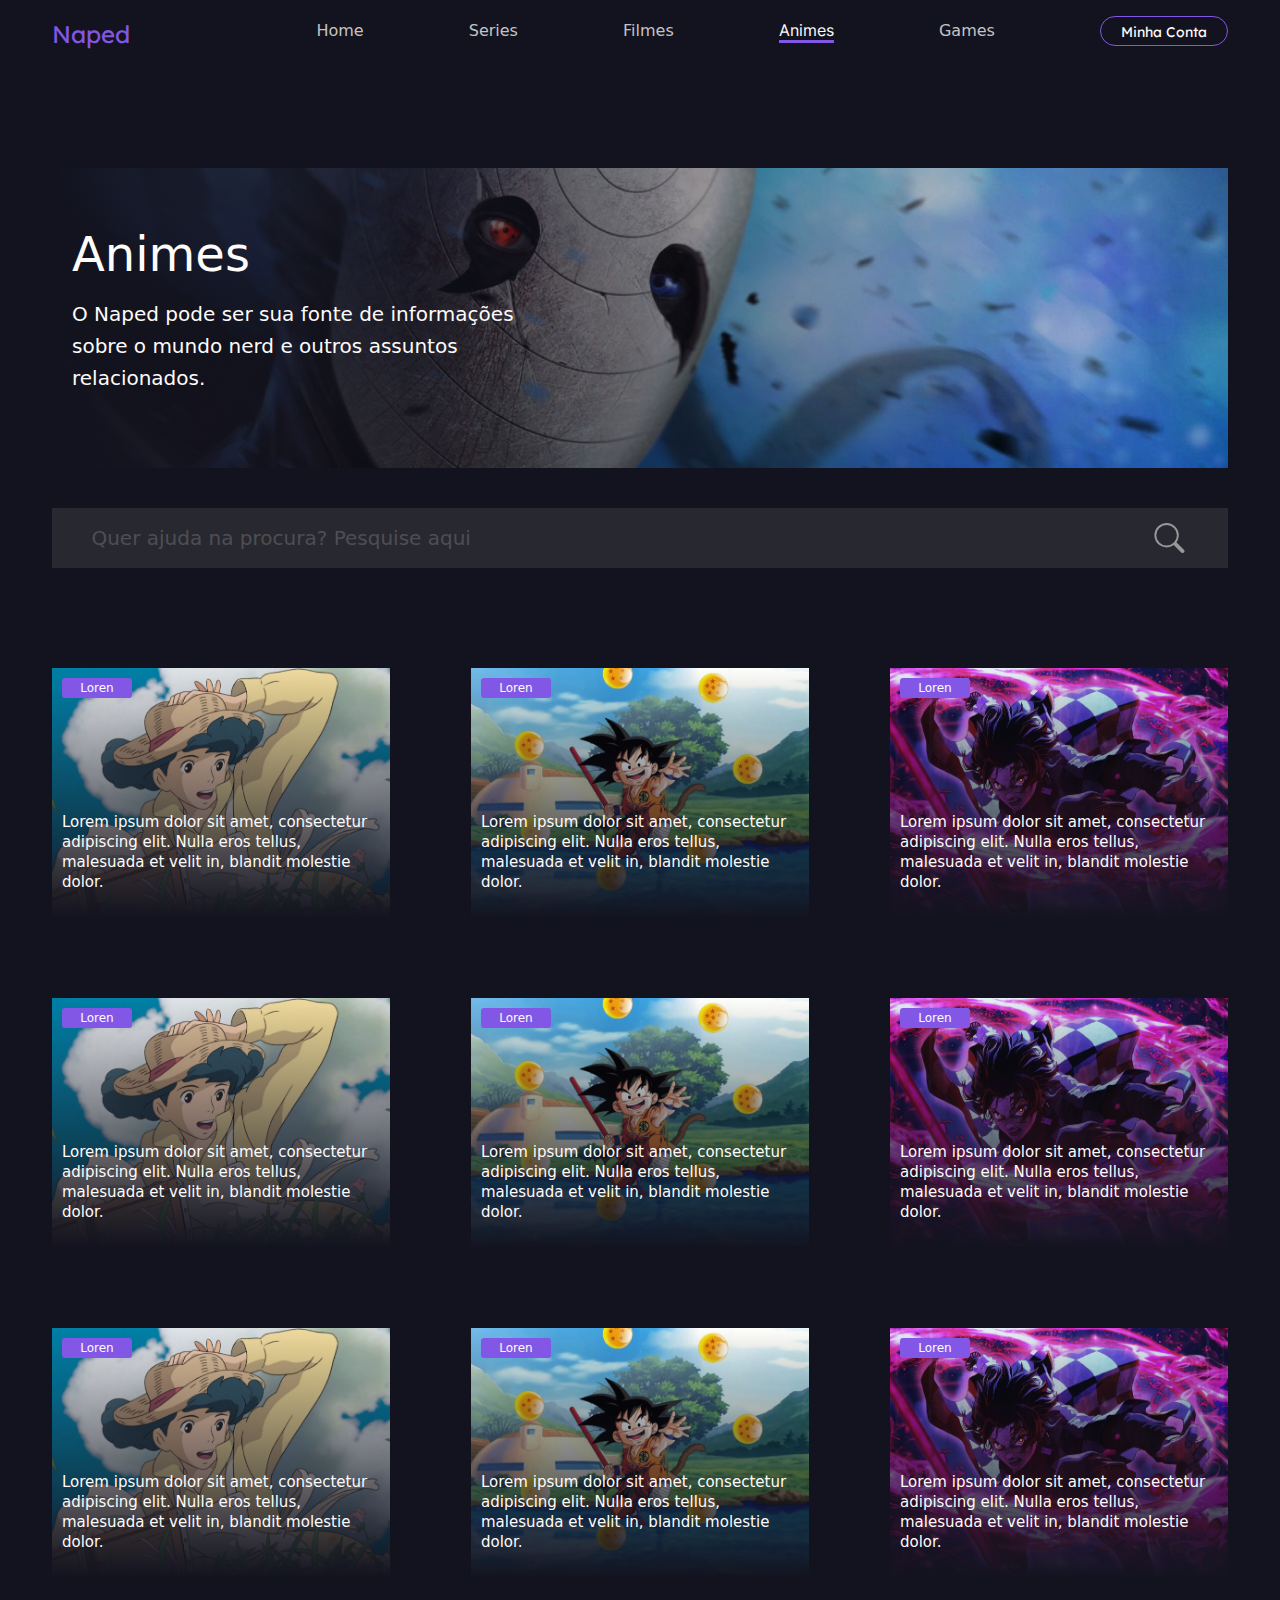
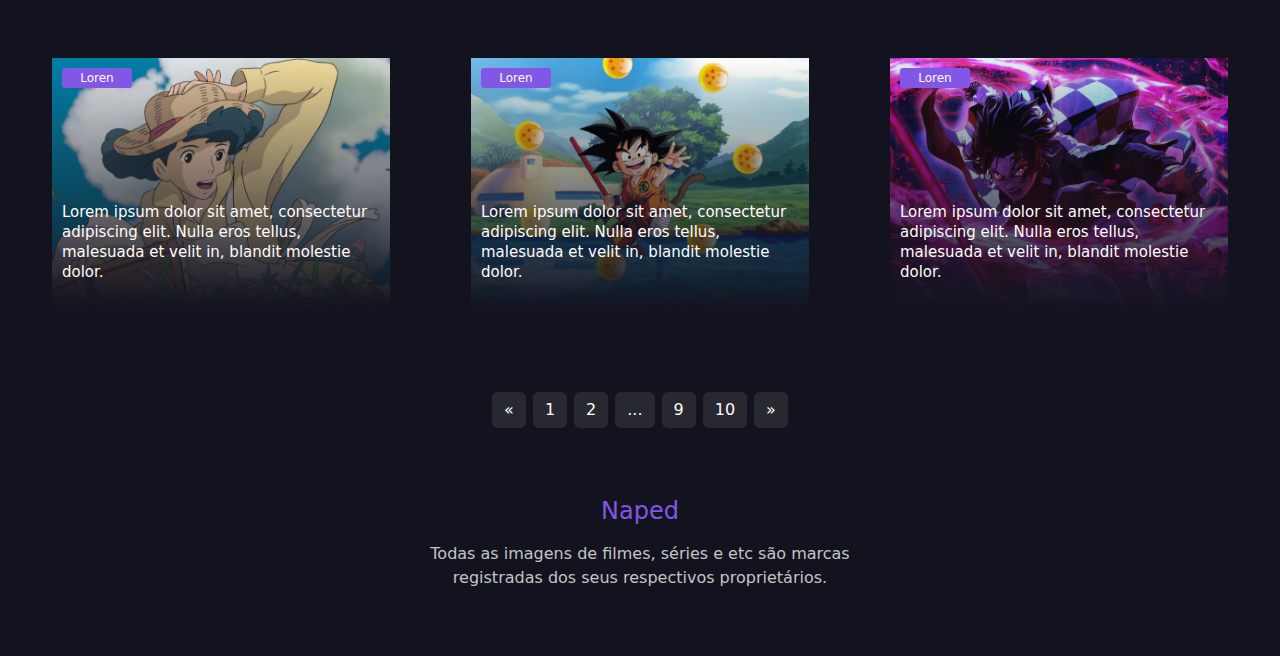
<file: desafio_10/paginas/animes.html>
<!DOCTYPE html>
<html lang="pt-br">
<head>
  <meta charset="UTF-8">
  <meta name="viewport" content="width=device-width, initial-scale=1.0">
  <title>Animes</title>
  <link href="../css/bootstrap.min.css" rel="stylesheet" crossorigin="anonymous">
  <link rel="stylesheet" href="../style/styleAnimes.css">
  <link rel="stylesheet" href="../style/styleGlobal.css">
  <link rel="stylesheet" href="../style/styleHeader.css">
</head>
<body>
  <header class="container flex-wrap justify-content-between aling-content-center aling-items-center pt-3 pb-3">
    <div class="d-flex flex-wrap justify-content-between aling-content-center align-items-center div-header-sup">
      <div>
        <a href="#" class="naped">Naped</a>
      </div>
      <div class="dropdown drop">
        <a class="d-flex flex-wrap justify-content-end aling-content-center align-items-center" data-bs-toggle="dropdown">
          <svg xmlns="http://www.w3.org/2000/svg" width="35" height="35" fill="currentColor" class="bi bi-list img-drop" viewBox="0 0 16 16">
            <path fill-rule="evenodd" d="M2.5 12a.5.5 0 0 1 .5-.5h10a.5.5 0 0 1 0 1H3a.5.5 0 0 1-.5-.5zm0-4a.5.5 0 0 1 .5-.5h10a.5.5 0 0 1 0 1H3a.5.5 0 0 1-.5-.5zm0-4a.5.5 0 0 1 .5-.5h10a.5.5 0 0 1 0 1H3a.5.5 0 0 1-.5-.5z"/>
          </svg>
        </a>
        <ul class="dropdown-menu bg-dark">
          <li><a class="dropdown-item text-white" href="../index.html">Home</a></li>
          <li><a class="dropdown-item text-white" href="404.html">Series</a></li>
          <li><a class="dropdown-item text-white" href="404.html">Filmes</a></li>
          <li><a class="dropdown-item text-white" href="animes.html">Animes</a></li>
          <li><a class="dropdown-item text-white" href="404.html">Games</a></li>
        </ul>
      </div>
    </div>
    <div>
      <a href="../index.html" class="header-a a">Home</a>
      <a href="404.html" class="header-a a">Series</a>
      <a href="404.html" class="header-a a">Filmes</a>
      <a href="animes.html" class="animes a">Animes</a>
      <a href="404.html" class="header-a a">Games</a>
      <a href="404.html" class="header-a btn btn-outline btn-header">Minha Conta</a>
    </div>
  </header>
  <main class="container">
    <article>
      <div class="div-banner">
        <div class="div-banner-text">
          <p class="banner-p1">Animes</p>
          <p class="banner-p2">O Naped pode ser sua fonte de informações sobre o mundo nerd e outros assuntos relacionados.</p>
        </div>
      </div>
      <div class="div-pesquisa w-100 d-flex flex-wrap justify-content-center aling-content-center align-items-center">
        <input type="text" placeholder="Quer ajuda na procura? Pesquise aqui">
        <svg xmlns="http://www.w3.org/2000/svg" width="16" height="16" fill="currentColor" class="bi bi-search" viewBox="0 0 16 16">
          <path d="M11.742 10.344a6.5 6.5 0 1 0-1.397 1.398h-.001c.03.04.062.078.098.115l3.85 3.85a1 1 0 0 0 1.415-1.414l-3.85-3.85a1.007 1.007 0 0 0-.115-.1zM12 6.5a5.5 5.5 0 1 1-11 0 5.5 5.5 0 0 1 11 0z"/>
        </svg>
      </div>
    </article>
    <article>
      <div>
        <div class="box-div-padrao d-flex flex-wrap aling-content-center">
          <div class="box-1">
            <div class="box-padrao">
              <button class="btn-padrao">Loren</button>
              <p class="p-padrao">Lorem ipsum dolor sit amet, consectetur adipiscing elit. Nulla eros tellus, malesuada et velit in, blandit molestie dolor.</p>
            </div>
          </div>
          <div class="box-2">
            <div class="box-padrao">
              <button class="btn-padrao">Loren</button>
              <p class="p-padrao">Lorem ipsum dolor sit amet, consectetur adipiscing elit. Nulla eros tellus, malesuada et velit in, blandit molestie dolor.</p>
            </div>
          </div>
          <div class="box-3">
            <div class="box-padrao">
              <button class="btn-padrao">Loren</button>
              <p class="p-padrao">Lorem ipsum dolor sit amet, consectetur adipiscing elit. Nulla eros tellus, malesuada et velit in, blandit molestie dolor.</p>
            </div>
          </div>
        </div>
        <div class="box-div-padrao box-none flex-wrap aling-content-center">
          <div class="box-1">
            <div class="box-padrao">
              <button class="btn-padrao">Loren</button>
              <p class="p-padrao">Lorem ipsum dolor sit amet, consectetur adipiscing elit. Nulla eros tellus, malesuada et velit in, blandit molestie dolor.</p>
            </div>
          </div>
          <div class="box-2">
            <div class="box-padrao">
              <button class="btn-padrao">Loren</button>
              <p class="p-padrao">Lorem ipsum dolor sit amet, consectetur adipiscing elit. Nulla eros tellus, malesuada et velit in, blandit molestie dolor.</p>
            </div>
          </div>
          <div class="box-3">
            <div class="box-padrao">
              <button class="btn-padrao">Loren</button>
              <p class="p-padrao">Lorem ipsum dolor sit amet, consectetur adipiscing elit. Nulla eros tellus, malesuada et velit in, blandit molestie dolor.</p>
            </div>
          </div>
        </div>
        <div class="box-div-padrao box-none flex-wrap aling-content-center">
          <div class="box-1">
            <div class="box-padrao">
              <button class="btn-padrao">Loren</button>
              <p class="p-padrao">Lorem ipsum dolor sit amet, consectetur adipiscing elit. Nulla eros tellus, malesuada et velit in, blandit molestie dolor.</p>
            </div>
          </div>
          <div class="box-2">
            <div class="box-padrao">
              <button class="btn-padrao">Loren</button>
              <p class="p-padrao">Lorem ipsum dolor sit amet, consectetur adipiscing elit. Nulla eros tellus, malesuada et velit in, blandit molestie dolor.</p>
            </div>
          </div>
          <div class="box-3">
            <div class="box-padrao">
              <button class="btn-padrao">Loren</button>
              <p class="p-padrao">Lorem ipsum dolor sit amet, consectetur adipiscing elit. Nulla eros tellus, malesuada et velit in, blandit molestie dolor.</p>
            </div>
          </div>
        </div>
        <div class="box-div-padrao box-none flex-wrap aling-content-center">
          <div class="box-1">
            <div class="box-padrao">
              <button class="btn-padrao">Loren</button>
              <p class="p-padrao">Lorem ipsum dolor sit amet, consectetur adipiscing elit. Nulla eros tellus, malesuada et velit in, blandit molestie dolor.</p>
            </div>
          </div>
          <div class="box-2">
            <div class="box-padrao">
              <button class="btn-padrao">Loren</button>
              <p class="p-padrao">Lorem ipsum dolor sit amet, consectetur adipiscing elit. Nulla eros tellus, malesuada et velit in, blandit molestie dolor.</p>
            </div>
          </div>
          <div class="box-3">
            <div class="box-padrao">
              <button class="btn-padrao">Loren</button>
              <p class="p-padrao">Lorem ipsum dolor sit amet, consectetur adipiscing elit. Nulla eros tellus, malesuada et velit in, blandit molestie dolor.</p>
            </div>
          </div>
        </div>
      </div>
      <div class="d-flex justify-content-center">
        <nav aria-label="Page navigation example">
          <ul class="pagination">
            <li class="page-item m-1">
              <a class="page-link rounded" href="404.html" aria-label="Previous">
                <span aria-hidden="true">&laquo;</span>
              </a>
            </li>
            <li class="page-item m-1"><a class="page-link rounded" href="404.html">1</a></li>
            <li class="page-item m-1"><a class="page-link rounded" href="404.html">2</a></li>
            <li class="page-item m-1"><a class="page-link rounded" href="404.html">...</a></li>
            <li class="page-item m-1"><a class="page-link rounded" href="404.html">9</a></li>
            <li class="page-item m-1"><a class="page-link rounded" href="404.html">10</a></li>
            <li class="page-item m-1">
              <a class="page-link rounded" href="404.html" aria-label="Next">
                <span aria-hidden="true">&raquo;</span>
              </a>
            </li>
          </ul>
        </nav>
      </div>
    </article>  
  </main>
  <footer class="container d-flex flex-wrap justify-content-center aling-content-center p-5">
    <p class="title-footer text-center">Naped</p>
    <p class="sub-title-footer text-center">Todas as imagens de filmes, séries e etc são marcas registradas dos seus respectivos proprietários.</p>
  </footer>
  <script src="../js/bootstrap.bundle.min.js" crossorigin="anonymous"></script>
</body>
</html>
</file>
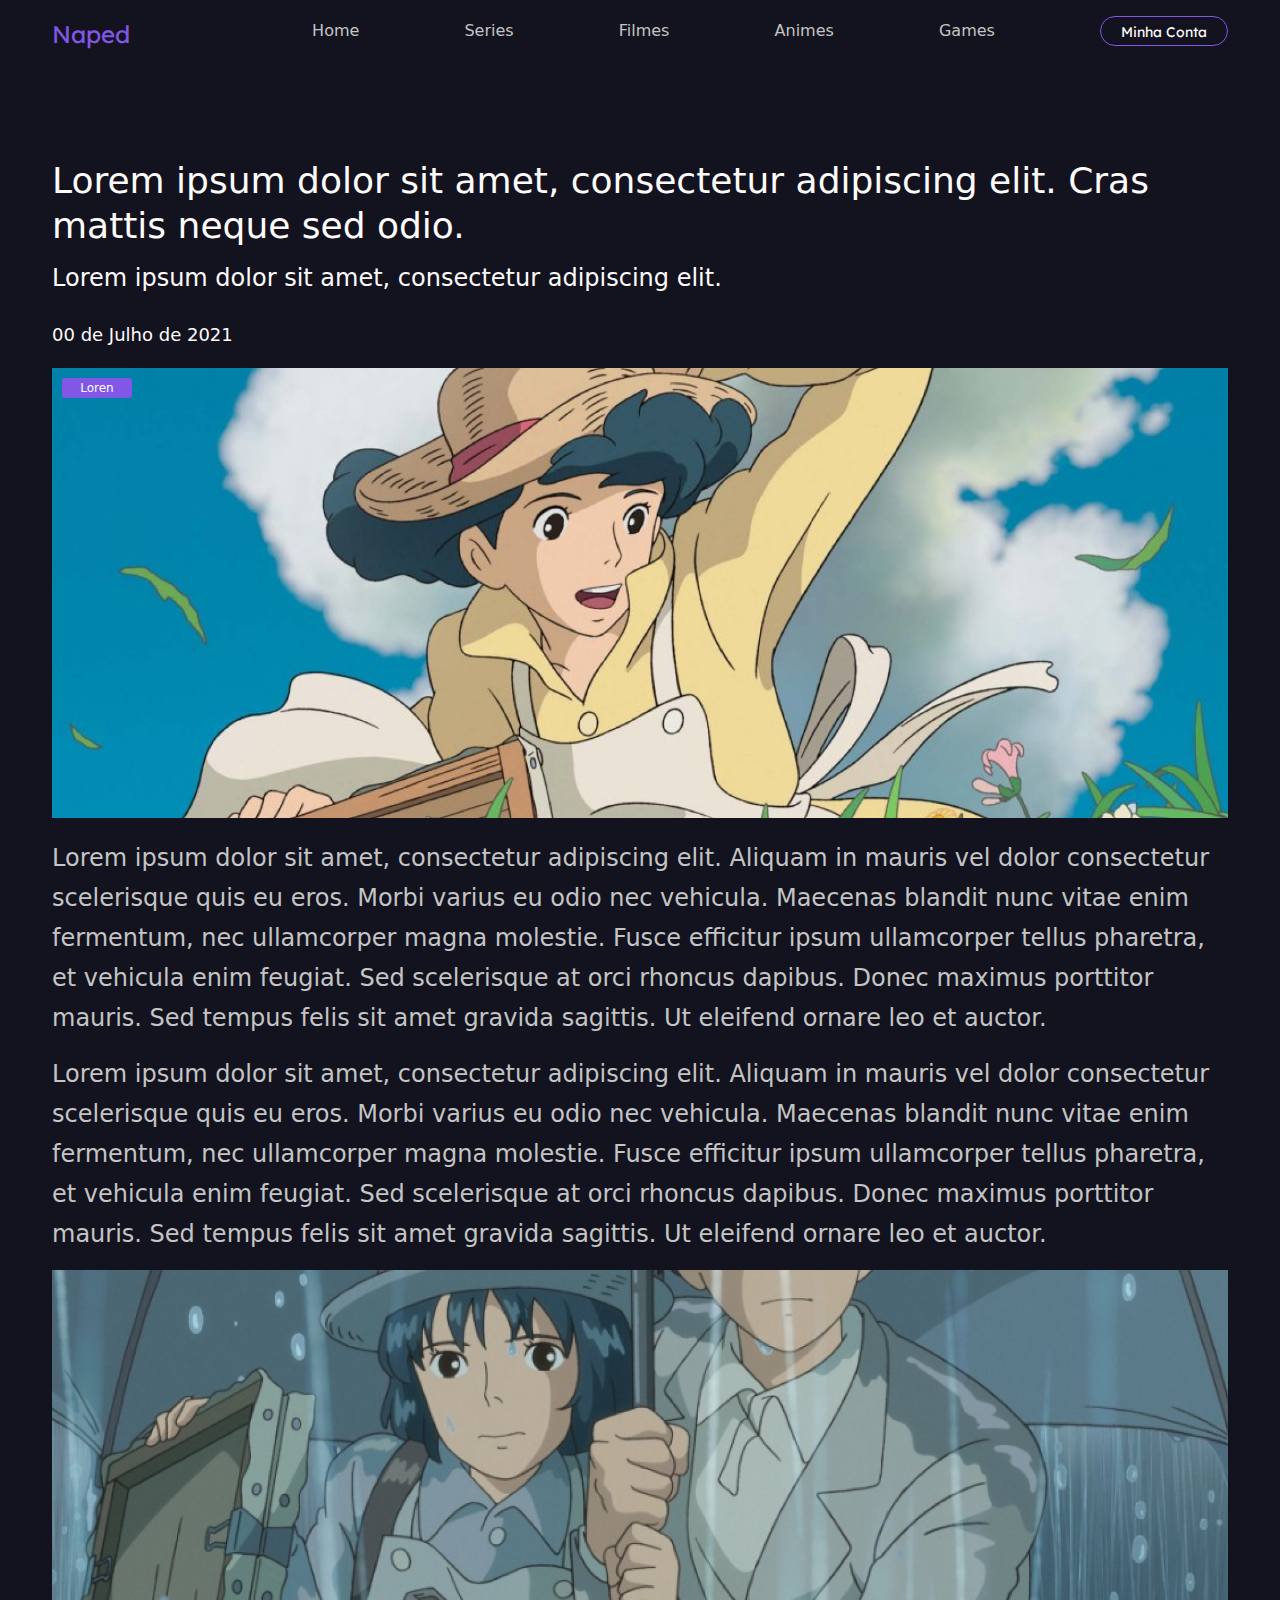
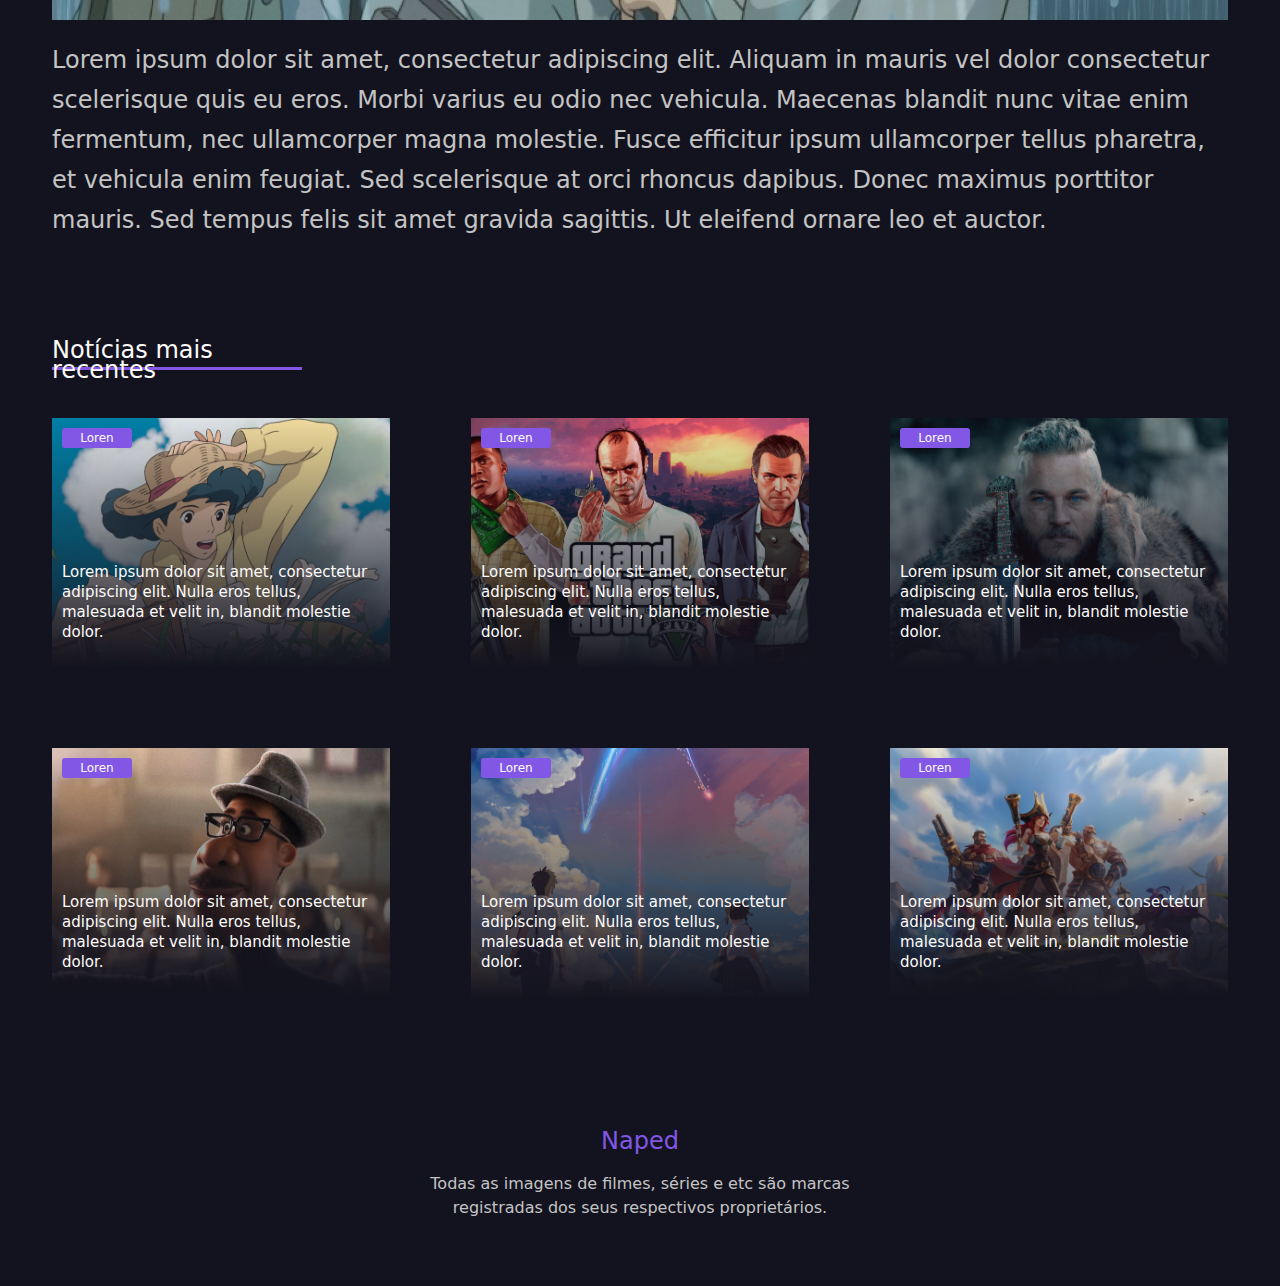
<file: desafio_10/paginas/noticias.html>
<!DOCTYPE html>
<html lang="pt-br">
<head>
  <meta charset="UTF-8">
  <meta name="viewport" content="width=device-width, initial-scale=1.0">
  <title>Noticia</title>
  <link href="../css/bootstrap.min.css" rel="stylesheet" crossorigin="anonymous">
    <link rel="stylesheet" href="../style/styleNoticia.css">
    <link rel="stylesheet" href="../style/styleGlobal.css">
    <link rel="stylesheet" href="../style/styleHeader.css">
</head>
<body>
  <header class="container flex-wrap justify-content-between aling-content-center aling-items-center pt-3 pb-3">
    <div class="d-flex flex-wrap justify-content-between aling-content-center align-items-center div-header-sup">
      <div>
        <a href="#" class="naped">Naped</a>
      </div>
      <div class="dropdown drop">
        <a class="d-flex flex-wrap justify-content-end aling-content-center align-items-center" data-bs-toggle="dropdown">
          <svg xmlns="http://www.w3.org/2000/svg" width="35" height="35" fill="currentColor" class="bi bi-list img-drop" viewBox="0 0 16 16">
            <path fill-rule="evenodd" d="M2.5 12a.5.5 0 0 1 .5-.5h10a.5.5 0 0 1 0 1H3a.5.5 0 0 1-.5-.5zm0-4a.5.5 0 0 1 .5-.5h10a.5.5 0 0 1 0 1H3a.5.5 0 0 1-.5-.5zm0-4a.5.5 0 0 1 .5-.5h10a.5.5 0 0 1 0 1H3a.5.5 0 0 1-.5-.5z"/>
          </svg>
        </a>
        <ul class="dropdown-menu bg-dark">
          <li><a class="dropdown-item text-white" href="../index.html">Home</a></li>
          <li><a class="dropdown-item text-white" href="404.html">Series</a></li>
          <li><a class="dropdown-item text-white" href="404.html">Filmes</a></li>
          <li><a class="dropdown-item text-white" href="animes.html">Animes</a></li>
          <li><a class="dropdown-item text-white" href="404.html">Games</a></li>
        </ul>
      </div>
    </div>
    <div>
      <a href="../index.html" class="header-a a">Home</a>
      <a href="404.html" class="header-a a">Series</a>
      <a href="404.html" class="header-a a">Filmes</a>
      <a href="animes.html" class="header-a a">Animes</a>
      <a href="404.html" class="header-a a">Games</a>
      <a href="404.html" class="header-a btn btn-outline btn-header">Minha Conta</a>
    </div>
  </header>
  <main class="container">
    <article>
      <div class="main-cabecalho">
        <h1 class="main-c-h1">Lorem ipsum dolor sit amet, consectetur adipiscing elit. Cras mattis neque sed odio.</h1>
        <p class="main-p1">Lorem ipsum dolor sit amet, consectetur adipiscing elit.</p>
        <p class="main-p2">00 de Julho de 2021</p>
      </div>
      <div class="main-conteudo">
        <div class="main-img-1 box-padrao">
          <button class="btn-padrao">Loren</button>
        </div>
        <p class="main-conteudo-p">Lorem ipsum dolor sit amet, consectetur adipiscing elit. Aliquam in mauris vel dolor consectetur scelerisque quis eu eros. Morbi varius eu odio nec vehicula. Maecenas blandit nunc vitae enim fermentum, nec ullamcorper magna molestie. Fusce efficitur ipsum ullamcorper tellus pharetra, et vehicula enim feugiat. Sed scelerisque at orci rhoncus dapibus. Donec maximus porttitor mauris. Sed tempus felis sit amet gravida sagittis. Ut eleifend ornare leo et auctor.</p>
        <p class="main-conteudo-p">Lorem ipsum dolor sit amet, consectetur adipiscing elit. Aliquam in mauris vel dolor consectetur scelerisque quis eu eros. Morbi varius eu odio nec vehicula. Maecenas blandit nunc vitae enim fermentum, nec ullamcorper magna molestie. Fusce efficitur ipsum ullamcorper tellus pharetra, et vehicula enim feugiat. Sed scelerisque at orci rhoncus dapibus. Donec maximus porttitor mauris. Sed tempus felis sit amet gravida sagittis. Ut eleifend ornare leo et auctor.</p>
        <div class="main-img-2"></div>
        <p class="main-conteudo-p">Lorem ipsum dolor sit amet, consectetur adipiscing elit. Aliquam in mauris vel dolor consectetur scelerisque quis eu eros. Morbi varius eu odio nec vehicula. Maecenas blandit nunc vitae enim fermentum, nec ullamcorper magna molestie. Fusce efficitur ipsum ullamcorper tellus pharetra, et vehicula enim feugiat. Sed scelerisque at orci rhoncus dapibus. Donec maximus porttitor mauris. Sed tempus felis sit amet gravida sagittis. Ut eleifend ornare leo et auctor.</p>
      </div>
    </article>
    <h2 class="sub-title sub-title-recentes">Notícias mais recentes</h2>
    <aside class="container d-flex flex-wrap aling-content-center p-0 mt-5">
      <div class="box-11">
        <div class="box-padrao box-padrao-recentes">
          <button class="btn-padrao">Loren</button>
          <p class="p-padrao">Lorem ipsum dolor sit amet, consectetur adipiscing elit. Nulla eros tellus, malesuada et velit in, blandit molestie dolor.</p>
        </div>
      </div>
      <div class="box-12">
        <div class="box-padrao box-padrao-recentes">
          <button class="btn-padrao">Loren</button>
          <p class="p-padrao">Lorem ipsum dolor sit amet, consectetur adipiscing elit. Nulla eros tellus, malesuada et velit in, blandit molestie dolor.</p>
        </div>
      </div>
      <div class="box-13">
        <div class="box-padrao box-padrao-recentes">
          <button class="btn-padrao">Loren</button>
          <p class="p-padrao">Lorem ipsum dolor sit amet, consectetur adipiscing elit. Nulla eros tellus, malesuada et velit in, blandit molestie dolor.</p>
        </div>
      </div>
      <div class="box-14">
        <div class="box-padrao box-padrao-recentes">
          <button class="btn-padrao">Loren</button>
          <p class="p-padrao">Lorem ipsum dolor sit amet, consectetur adipiscing elit. Nulla eros tellus, malesuada et velit in, blandit molestie dolor.</p>
        </div>
      </div>
      <div class="box-15">
        <div class="box-padrao box-padrao-recentes">
          <button class="btn-padrao">Loren</button>
          <p class="p-padrao">Lorem ipsum dolor sit amet, consectetur adipiscing elit. Nulla eros tellus, malesuada et velit in, blandit molestie dolor.</p>
        </div>
      </div>
      <div class="box-16">
        <div class="box-padrao box-padrao-recentes">
          <button class="btn-padrao">Loren</button>
          <p class="p-padrao">Lorem ipsum dolor sit amet, consectetur adipiscing elit. Nulla eros tellus, malesuada et velit in, blandit molestie dolor.</p>
        </div>
      </div>
    </aside>
  </main>
  <footer class="container d-flex flex-wrap justify-content-center aling-content-center p-5">
    <p class="title-footer text-center">Naped</p>
    <p class="sub-title-footer text-center">Todas as imagens de filmes, séries e etc são marcas registradas dos seus respectivos proprietários.</p>
  </footer>
  <script src="../js/bootstrap.bundle.min.js" crossorigin="anonymous"></script>
</body>
</html>
</file>
<file: desafio_01/style/style.css>
*{
  margin: 0%;
  padding: 0%;
}

body{
  background-color: #F3F5F7;
}

/*Header*/

header{
  width: 100%;
  height: 250px;
  background: linear-gradient(88.27deg, #574AE8 0%, #3EA1DB 100%);
  display: flex;
  flex-wrap: wrap;
  justify-content: center;
  align-content: center;
}

.principal{
  max-width: 1000px;
  min-width: 390px;
  display: flex;
  flex-wrap: wrap;
  justify-content: center;
  align-content: center;
}

.sub-principal{
  width: 90%;
  display: flex;
  flex-wrap: wrap;
  justify-content: center;
  align-content: center;
}

.nav{
  width: 100%;
  display: flex;
  flex-wrap: wrap;
  justify-content: space-between;
  align-content: center;
  margin-top: 41px;
  padding: 10px;
}

.nav a{
  font-family: Lexend Deca;
  font-size: 24px;
  font-weight: 400;
  text-decoration: none;
  color: #FFFFFF;
}
.area-pesquisa{
  width: 100%;
  display: flex;
  align-items: center;
  margin: 73px 10px 41px 10px;
  background: #FFFFFF33;
  width: 900px;
  height: 65px;
  top: 144px;
  left: 510px;
  border-radius: 5px;
  border: none;
}

.area-pesquisa img{
  width: 30px;
  height: 30px;
  margin: 17px;
  cursor: pointer;
  display: flex;
  flex-wrap: wrap;
  justify-content: space-between;
  align-content: center;

}

.area-pesquisa input{
  width: auto;
  height: 65px;
  top: 144px;
  border-radius: 5px;
  border: none;
  background: none;
  font-family: Inter;
  font-size: 18px;
  font-weight: 500;
  line-height: 22px;
  letter-spacing: 0em;
  text-align: left;
  color: #FFFFFF;
}

input::placeholder{
  color: #FFFFFF;
  opacity: 50%;
}
input:focus{
  box-shadow: 0 0 0 0;
  outline: 0;
}

/*Main*/

main{
  max-width: 1000px;
  margin: 100px auto;
  display: flex;
  flex-wrap: wrap;
}

section{
  width: 90%;
  height: auto;
  top: 350px;
  left: 510px;
  border-radius: 5px;
  background: #FFFFFF;
  box-shadow: 0px 0px 10px 0px #13131F0D;
  margin: 0px auto 50px auto;
  display: flex;
  flex-wrap: wrap;
  justify-content: center;
}

.div-data-fav{
  width: 90%;
  display: flex;
  justify-content: space-between;
  align-content: center;
  align-items: center;
  margin: 25px;
}

.data{
  width: 109px;
  height: 20px;
  top: 373px;
  left: 534px;
  font-family: Lexend Deca;
  font-size: 16px;
  font-weight: 400;
  line-height: 20px;
  letter-spacing: 0em;
  text-align: right;
  color: #717171;
}

.coracao{
  width: 25px;
  height: 25px;

}

.div-materia{
  width: 100%;
  margin: 0px 25px 25px 25px;
  display: flex;
  flex-wrap: wrap;
  justify-content: left;

}

.titulo-materia{
  font-family: Lexend Deca;
  font-size: 26px;
  font-weight: 400;
  line-height: 33px;
  letter-spacing: 0em;
  color: #1A202C;
  margin-bottom: 10px;
}

.infor-materia{
  font-family: Lexend Deca;
  font-size: 18px;
  font-weight: 400;
  line-height: 32px;
  letter-spacing: 0em;
  text-align: left;
  color: #717171;
  text-align: justify;
}
</file>
<file: desafio_02/style/style.css>
*{
  margin: 0%;
  padding: 0%;
}

body{
  background: #F9F9F9;
}

/*cebeçalho*/

header{
  width: 100%;
}

.promo{
  width: 100%;
  height: 60px;
  background: #00AEFF;
  display: flex;
  flex-wrap: wrap;
  justify-content: center;
  align-content: center;
}

.promo p{
  font-family: Montserrat;
  font-size: 16px;
  font-weight: 500;
  line-height: 20px;
  letter-spacing: 0em;
  text-align: left;
  text-align: center;
}

.title{
  width: 100%;
  height: 60px;
  display: flex;
  flex-wrap: wrap;
  justify-content: center;
  align-content: center;
}

.title p{
  font-family: Montserrat;
  font-size: 24px;
  font-weight: 600;
  line-height: 29px;
  letter-spacing: 0em;
  text-align: center;
}

.banner{
  width: 100%;
  height: 378px;
  background-image: url("../imgs/wallpaper.jpeg");
  background-size: cover;
  background-position: 30% 45%;
}

.sub-banner{
  width: 100%;
  height: 378px;
  background-image: url("../imgs/filtroG.png");
  display: flex;
  flex-wrap: wrap;
  justify-content: center;
  align-content: space-around;
  background-size: cover;
  background-position: 30% 45%;
}

.banner-text{
  max-width: 1800px;
  padding: 10px;
  display: flex;
  flex-wrap: wrap;
  justify-content: left;
  align-content: space-around;
}

.title-banner{
  font-family: Montserrat;
  width: 100%;
  font-size: 48px;
  font-weight: 600;
  text-align: left;
  color: #F9F9F9;
  margin-bottom: 15px;
}

.sub-title-banner{
  font-family: Montserrat;
  width: 100%;
  font-size: 24px;
  font-weight: 300;
  text-align: left;
  color: #F9F9F9;
}

/*Conteudo*/

main{
  display: flex;
  flex-wrap: wrap;
  justify-content: center;
  align-content: space-around;
  margin: auto;
  max-width: 1800px;
}

.destaque{
  width: 90%;
  height: 100px;
  margin-top: 55px;
  margin-bottom: 30px;
}

.text-destaque{
  font-family: Montserrat;
  font-size: 32px;
  font-weight: 600;
  line-height: 39px;
  letter-spacing: 0em;
  text-align: center;
  color: #181818;
  margin-bottom: 20px;
}

.text-sub-destaque{
  font-family: Montserrat;
  font-size: 20px;
  font-weight: 500;
  line-height: 24px;
  letter-spacing: 0em;
  text-align: center;
  color: #474747;
}

.div-box-shoes{
  display: flex;
  flex-wrap: wrap;
  justify-content: center;
  align-content: space-around;
  padding: 15px;
}

.div-img-shoes{
  width: 415px;
  height: 302px;
  top: 712px;
  left: 1405px;
  background: #EBE9EA;
  margin: 10px;
  display: flex;
  flex-wrap: wrap;
  justify-content: center;
  align-content: center;
  border-radius: 5px;
  box-shadow: 0px 0px 10px 0px #13131F0D;
}

.div-img-shoes:hover{
  box-shadow: 0px 0px 15px lightgray;
}

.shoes{
  width: 250px;
  height: 150px;
  top: 788px;
  left: 1053px;
}

footer{
  background: #00AEFF;
  text-align: center;
  color: #181818;
  height: 60px;
  display: flex;
  flex-wrap: wrap;
  justify-content: center;
  align-content: center;
  font-family: Montserrat;
  font-size: 18px;
  font-weight: 500;
  line-height: 22px;
  letter-spacing: 0em;
}

@media(max-width: 1350px){
  .banner-text{
    max-width: 850px;
  }
}

@media(max-width: 905px){
  .banner-text{
    max-width: 400px;
  }
  .destaque{
    max-width: 400px;
  }
  
}

@media(max-width: 600px){
  .title-banner{
    font-size: 34px;
    margin-bottom: 15px;
  }
  
  .sub-title-banner{
    font-size: 26px;
  }
}
</file>
<file: desafio_03/style/style.css>
*{
  margin: 0%;
  padding: 0%;
}

body{
  background: #F9F9F9;
  display: flex;
  flex-wrap: wrap;
  justify-content: center;
  align-content: center;
}

/*Cabeçalho*/

header{
  width: 100%;
  background: #D7D4FF;
  display: flex;
  flex-wrap: wrap;
  justify-content: center;
  align-content: center;
  padding: 20px;
}

.container{
  max-width: 1200px;
  display: flex;
  flex-wrap: wrap;
  justify-content: center;
  align-content: center;
}


.sub-container-header{
  max-width: 600px;
  height: 360px;
}
.sub-1{
  display: flex;
  flex-wrap: wrap;
  justify-content: left;
  align-content: space-between;

}

.sub-container-header-title{
  font-family: Merriweather;
  font-size: 36px;
  font-weight: 400;
  text-align: left;
  color: #2B2B2B;


}

.sub-container-header-paragrafo{
  font-family: Lato;
  font-size: 19px;
  font-weight: 400;
  color: #555555;
  text-align: justify;
}

.sub-container-header-btn{
  font-family: Lato;
  font-size: 20px;
  font-weight: 700;
  text-align: center;
  background: #6C63FF;
  width: 155px;
  height: 50px;
  border-radius: 5px;
  box-shadow: 0px 5px 5px 0px #1717171A;
  color: #FFFFFF;
  border: none;
  cursor: pointer;
}

.sub-2{
  display: flex;
  flex-wrap: wrap;
  justify-content: right;
  align-content: center;
}

.sub-2 img{
  width: 500px;
}

/* Conteudo */

main{
  width: 100%;
  display: flex;
  flex-wrap: wrap;
  justify-content: center;
  align-content: center;
}


.sub-container-article{
  width: 340px;
  height: 420px;
  top: 711px;
  left: 339px;
  background: #FFFFFF;
  box-shadow: 0px 0px 20px 0px #0000001A;
  margin: 20px;
  display: flex;
  justify-content: center;
  flex-wrap: wrap;
  align-content: space-between;
  border-radius: 10px;
}

.sub-container-article-img{
  width: 100%;
  height: 210px;
  background-color: lightpink;
  border-radius: 10px 10px 0px 0px;
}

.sub-container-article-text{
  width: 100%;
  height: 210px;
  display: flex;
  flex-wrap: wrap;
  justify-content: left;
  align-content: center;
  padding: 20px;

}

.text-tilte{
  font-family: Merriweather;
  font-size: 24px;
  font-weight: 700;
  line-height: 30px;
  letter-spacing: 0px;
  text-align: left;
  color: #2B2B2B;
  margin-bottom: 25px;
}

.text-paragrafo{
  font-family: Lato;
  font-size: 18px;
  font-weight: 400;
  line-height: 30px;
  letter-spacing: 0px;
  text-align: left;
  color: #555555;
  margin-bottom: 25px;
}

/* Cores das caixas*/

.cor-01{
  background: #FF6363;
}
.cor-02{
  background: #63ECFF;
}
.cor-03{
  background: #F363FF;
}
.cor-04{
  background: #63FF73;
}
.cor-05{
  background: #FFDD63;
}
.cor-06{
  background: #6663FF;
}

/* Form */

.aside-form{
  width: 100%;
  height: 750px;
  background: #D7D4FF;
  display: flex;
  flex-wrap: wrap;
  justify-content: center;
  align-content: center;
}

.form{
  max-width: 500px;
  height: 650px;
  display: flex;
  flex-wrap: wrap;
  justify-content: center;
  align-content: space-around;
}

.form-title{
  width: 273px;
  height: 40px;
  font-family: Merriweather;
  font-size: 32px;
  font-weight: 400;
  text-align: center;
  color: #2B2B2B;
  
}

.form-input{
  width: 470px;
  height: 65px;
  border-radius: 6px;
  background: #FFFFFF;
  border: none;
  padding-left: 10px;
}

.form-input::placeholder{
  font-family: Lato;
  font-size: 18px;
  font-weight: 400;
  color: #6E7275BD;
}

.form-input:focus{
  box-shadow: 0 0 0 0;
  outline: 0;
}

.form-text-area{
  width: 470px;
  height: 165px;
  top: 2200px;
  left: 723px;
  border-radius: 6px;
  background: #FFFFFF;
  border: none;
  padding: 10px 0px 0px 10px;
}

.form-text-area::placeholder{
  font-family: Lato;
  font-size: 18px;
  font-weight: 400;
  line-height: 22px;
  color: #6E7275BD;
}

.form-text-area:focus{
  box-shadow: 0 0 0 0;
  outline: 0;
}

.form-submit{
  width: 470px;
  height: 50px;
  border-radius: 5px;
  background: #6C63FF;
  box-shadow: 0px 5px 5px 0px #1717171A;
  font-family: Lato;
  font-size: 20px;
  font-weight: 700;
  color: #FFFFFF;
  border: none;
}

@media(max-width: 1160px){
  .sub-1{
    display: flex;
    flex-wrap: wrap;
    justify-content: left;
    align-content: center;
  }
  .sub-container-header-title{
    margin-bottom: 30px;
  }
  
  .sub-container-header-paragrafo{
    margin-bottom: 30px;
  }

  .sub-container-article{
    width: 400px;
  }
  
  .form{
    max-width: 400px;
  }
  
  .form-title{
    width: 273px;
    
  }
  
  .form-input{
    width: 370px;
  }
  
  .form-text-area{
    width: 370px;
  }

  .form-submit{
    width: 370px;
  }
}

@media(max-width: 780px){

  .sub-container-header{
    max-width: 330px;
    height: 360px;
  }

  .sub-2 img{
    width: 360px;
  }

  .sub-container-article{
    width: 330px;
    margin: 20px;
  }
  
  .form{
    max-width: 340px;
  }
}
</file>
<file: desafio_04/style/style.css>
@font-face {
  font-family: 'Merriweather';
  src: url('../fonts/font/Merriweather-Regular.ttf');
}

@font-face {
  font-family: 'Laboto';
  src: url('../fonts/font/Lato-Regular.ttf');
}

@font-face {
  font-family: 'Lato';
  src: url('../fonts/font/Lato-Bold.ttf');
}

/* Globais */

*{
  margin: 0%;
  padding: 0%;
}

body{
  width: 100%;
  background: #FFFFFF;
}

main{
  width: 100%;
  display: flex;
  flex-wrap: wrap;
  justify-content: space-between;
  align-content: center;
}

.container{
  width: 50%;
  height: 100vh;
  display: flex;
  flex-wrap: wrap;
  justify-content: center;
  align-content: center;
}

/* Div da imagem */

.div-imagem{
  background: #F7FAFC;
  display: flex;
  flex-wrap: wrap;
  justify-content: center;
  align-content: center;
}

.div-imagem img{
  width: 400px;
}

/*  Div do forulaário */

.div-form{
  max-width: 600px;
  display: flex;
  flex-wrap: wrap;
  justify-content: center;
  align-content: flex-end;
}

.sub-container{
  width: 500px;
  display: flex;
  flex-wrap: wrap;
  justify-content: center;
  align-content: center;
}

.sub-container-form{
  margin-bottom: 80px;
}

.form-header{
  margin-left: 15px;
}

.form-div{
  width: 350px; 
  margin-bottom: 10px;
}

.text-form{
  font-family: Merriweather;
  font-size: 16px;
  font-weight: 400;
  text-align: left;
  color: #1A202C;

}

.title-form{
  font-family: Merriweather;
  font-size: 26px;
  font-weight: 700;
  text-align: left;
  color: #1A202C;
}

.form-elements{
  display: flex;
  justify-content: left;
  flex-wrap: wrap;
  align-content: space-between;
  margin: 10px;
}

.label{
  font-family: Lato;
  font-size: 16px;
  font-weight: 400;
  text-align: left;
  color: #1A202C;
  margin-bottom: 10px;
}

.input{
  width: 350px;
  height: 50px;
  border-radius: 5px;
  background: #E8E8E8;
  border: 1px solid #E8E8E8;
  padding-left: 15px;
}

.input::placeholder{
  font-family: Lato;
  font-size: 14px;
  font-weight: 400;
  color: #1A202C;
}

.input:focus{
  box-shadow: 0px 0px 3px #1A202C;
  outline: 0;
}

.input-radio{
  width: 18px;
  height: 18px;
  background-color: #f5f5f5;
  border: 1px solid #1A202C;
  cursor: pointer;
}

.label-radio{
  margin: 0%;
  margin-left: 5px;
}

.elements-opcoes{
  display: flex;
  flex-wrap: wrap;
  align-content: center;
  align-items: center;
  justify-content: space-between;
  margin-top: 20px;
  margin-bottom: 20px;
}

.box-opcoes{
  display: flex;
  flex-wrap: wrap;
  justify-content: space-between;
  align-items: center;
  align-content: center;
}

.link-opcoes{
  font-family: Lato;
  font-size: 14px;
  font-weight: 400;
  color: #2B6CB0;
  text-decoration: none;
}

.btn-submit{
  width: 100%;
  height: 50px;
  font-family: Lato;
  font-size: 16px;
  font-weight: 700;
  color: #FFFFFF;
  border-radius: 5px;
  border: none;
}

.btn-submit:hover{
  opacity: 0.9;
  cursor: pointer;
}
.btn-enviar{
  background: #04C35C;
}

.btn-google{
  margin-top: 10px;
  background: #1A202C;
  display: flex;
  flex-wrap: wrap;
  justify-content: center;
  align-content: center;
  align-items: center;
}

.btn-google img{
  margin-right: 10px;
}

.criar-conta{
  font-family: Lato;
  font-size: 16px;
  font-weight: 400;
  color: linear-gradient(0deg, #1A202C, #1A202C);
  margin-bottom: 30px;
}

.criar-conta-link{
  font-family: Roboto;
  font-size: 16px;
  font-weight: 400;
  color: linear-gradient(0deg, #2B6CB0, #2B6CB0);
  text-decoration: none;
}

/* Responsividade */

@media(max-width: 850px){
  main{
    justify-content: center;
  }

  .div-imagem{
    display: none;
  }
}
</file>
<file: desafio_05/style/style.css>
/* Globais */

*{
  margin: 0%;
  padding: 0%;
}

body{
  width: 100%;
  height: 100vh;
  background: linear-gradient(130.02deg, #628E75 0.66%, #1A4855 83.32%);
}

.container{
  width: 100%;
  margin: auto;
  display: flex;
  flex-wrap: wrap;
  justify-content: center;
  align-content: center;
}

.sub-container{
  width: 1100px;
  display: flex;
  flex-wrap: wrap;
  justify-content: space-between;
  align-content: center;
  padding: 20px;
}

/* Cabeçalho */

header{
  width: 100%;
  height: 100px;
}

.sub-logo{
  display: flex;
  flex-wrap: wrap;
  justify-content: center;
  align-content: center;
  width: 100px;
  height: 50px;
}

.sub-logo img{
  width: 100px;
  height: 50px;
}

.sub-icons{
  display: flex;
  flex-wrap: wrap;
  justify-content: space-between;
  align-content: center;
  align-items: center;
  width: 200px;
  height: 50px;
}

/* Conteudo */


.sub-text{
  width: 500px;
  display: flex;
  flex-wrap: wrap;
  justify-content: left;
  align-content: center;
  
}

.sub-title{
  max-width: 500px;
  min-width: 300px;
  font-family: Poppins;
  font-size: 20px;
  font-weight: 700;
  line-height: 30px;
  letter-spacing: 0.03em;
  text-align: left;
  color: #F9F9F9;
  margin-bottom: 20px;
}

.title{
  max-width: 500px;
  min-width: 300px;
  font-family: Poppins;
  font-size: 68px;
  font-weight: 900;
  line-height: 74px;
  text-align: left;
  color: #F9F9F9;  
  margin-bottom: 20px;
  cursor: text;
}

.title:after{
  content: '|';
  margin-left: 10px;
  animation: digitando .75s infinite;
}


@keyframes digitando{
  0%, 100%
  {
    opacity: 1;
  }
  50%
  {
    opacity: 0;
  }
}

@keyframes digitar{
  from{
    width: 0ch;
  }
}
@keyframes piscar{
  50%{
    border-color: transparent;
  }
}

.sinopse{
  font-family: Poppins;
  font-size: 16px;
  font-weight: 400;
  line-height: 29px;
  text-align: left;
  color: #F9F9F9;
  margin-bottom: 20px;
}

.btns-text-div{
  width: 100%;
  display: flex;
  flex-wrap: wrap;
  justify-content: space-between;
  align-content: center;
  align-items: center;
}

.btn{
  width: 225px;
  height: 45px;
  border: none;
  color:#F9F9F9;
  cursor: pointer;
  transform: skew(-20deg);
}

.btn p{
  transform: skew(20deg);
}

.btn-play{
  background: #658E76;
}

.btn-play p{
  display: flex;
  flex-wrap: wrap;
  justify-content: center;
  align-content: center;
  align-items: center;
}

.img-play{
  margin-right: 10px;
  
}

.btn-triler{
  border: solid 2.2px #658E76;
  background: none;
}

.sub-img{
  width: 500px;
  display: flex;
  flex-wrap: wrap;
  justify-content: right;
  align-content: center;
}

.sub-img img{
  width: 500px;
  animation: shakeY 12s infinite;
}

/* Responsividade */

@media(max-width: 1100px) {
  body{
    height: auto;
  }
  .sub-container{
    width: 500px;
    justify-content: center;
  }

  .sub-header{
    justify-content: space-between;
  }

  header{
    width: 100%;
    height: 80px;
  }

  .sub-logo{
    width: 100px;
    height: 50px;
  }

  .sub-logo img{
    width: 100px;
    height: 50px;
  }

  .sub-icons{
    width: 150px;
    height: 50px;
  }
}

@media(max-width: 500px) {
  body{
    height: auto;
  }
  .sub-container{
    width: 380px;
    justify-content: center;
    padding: 20px;
  }

  .sub-header{
    justify-content: space-between;
  }

  header{
    width: 100%;
    height: 70px;
  }

  .sub-logo{
    width: 100px;
    height: 50px;
  }

  .sub-logo img{
    width: 100px;
    height: 50px;
  }

  .sub-icons{
    width: 120px;
    height: 50px;
  }

  .sub-img{
    width: 380px;
    display: flex;
    flex-wrap: wrap;
    justify-content: right;
    align-content: center;
  }
  
  .sub-img img{
    width: 380px;
  }

  .btn-triler{
    display: none;
  }

  .sub-text{
    width: 380px;
    padding: 10px;
  }
  
  .sub-title{
    font-family: Poppins;
    font-size: 18px;
    margin-bottom: 20px;
  }
  
  .title{
    font-size: 55px;
    margin-bottom: 20px;
  }
  
  .sinopse{
    font-size: 14px;
    margin-bottom: 20px;
  }

  .btns-text-div{
    justify-content: flex-start;
  }
}
</file>
<file: desafio_07/style/style.css>
*{
  margin: 0%;
  padding: 0%;
}

body{
  width: 100%;
  min-height: 100vh;
  background-image: linear-gradient(150deg, #0F1923 55%, #FF4655 45%);
  background-repeat: no-repeat;
  animation: fadeIn;
  animation-duration: 1s;
  overflow-x: hidden;
}

.div-body{
  max-width: 2000px;
}

/* Main */

.container{
  justify-content: space-between;
}

.sub-container{
  width: 45%;
}

.div-logotype{
  display: flex;
  animation: zoomInLeft;
  animation-duration: 1s;
}

.div-personagens{
  justify-content: space-between;
  animation: zoomInRight;
  animation-duration: 1s;
}

.card{
  width: 170px;
  height: 170px;
  border:  solid 0.5px #FFFFFF;
  color: #FFFFFF;
  background-color: transparent;
  border-radius: 15px 0px 0px 0px;
}

.card img{
  width: 160px;
  height: 160px;
  margin-top: 5px;
  margin-left: 5px;
  border: solid 0.5px #FFFFFF;
  background-color: #FF4655;
  border-radius: 15px 0px 0px 0px;
}

.card p{
  font-family: Open Sans;
  font-size: 24px;
  font-weight: 600;
  text-align: center;
  margin-top: 15px;
}

.card-share{
  display: none;
}
.card-share img{
  width: 30px;
}
.div-img-max{
  display: flex;
  animation: zoomInUp;
  animation-duration: 1s;
}

#img-max{
  width: 550px;
}


/* Responsivo */

@media(max-width: 1400px){
  .card{
    width: 140px;
    height: 140px;
  }
  .card img{
    width: 140px;
    height: 140px;
  }
  #img-max{
    width: 500px;
  }
}

@media(max-width: 1030px){
  body{
    background-image: linear-gradient(120deg, #0F1923 50%, #FF4655 50%);
    height: auto;
  }

  .container{
    justify-content: center;
    width: 80%;
  }

  .sub-container{
    width: 40%;
  }

  .div-logotype{
    display: none;
  }

  .div-personagens{
    justify-content: center;
  }
  
  .card{
    width: 170px;
    height: 170px;
    margin-bottom: 80px;
  }
  .card img{
    width: 170px;
    height: 170px;
  }

  .div-img-max{
    display: none;
  }

  #share{
    display: none;
  }

  .card-share{
    width: 170px;
    height: 80px;
    display: flex;
    margin-bottom: 10px;
  }
}

@media(max-width: 400px){
  .container{
    width: 80%;
  }

  .sub-container{
    width: 100%;
  }
}
</file>
<file: desafio_08/style/style.css>
*{
  margin: 0%;
  padding: 0%;
}

body{
  width: 100%;
  background: #F9F9F9;
}

/* Cabecalho */

header{
  height: 80px;
}

.sub-container-header{
  height: 50px;
}

.title-logo{
  font-family: Lora;
  font-size: 32px;
  font-weight: 700;
  color: #2F2F2F;
  margin-top: 10px;
}

.btn{
  min-width: 60px;
  font-family: Inter;
  font-size: 18px;
  font-weight: 600;
  color: #2F2F2F;
  margin-left: 30px;
}

.profile{
  display: none;
}

/* Conteudo principal */

main{
  justify-content: space-between;
}

.sub-container-main{
  width: 150px;
}

.sub-container-main-img{
  margin-bottom: 300px;
  display: flex;
}

.sub-container-main-center{
  width: 800px;
  height: 700px;
  background-color: #F9F9F9;
}

.sub-container-main-center p{
  font-family: Inter;
  font-size: 24px;
  font-weight: 600;
  color: #2F2F2F;
  animation: zoomIn 1s;
}

.sub-container-main-center h1{
  font-family: Lora;
  font-size: 64px;
  font-weight: 700;
  color: #2F2F2F;
  animation: zoomIn 1s;
}

.btn-main{
  width: Hug (272px);
  height: Hug (59px);
  padding: 15px 48px 15px 48px;
  border-radius: 6px;
  gap: 12px;
  font-family: Inter;
  font-size: 24px;
  font-weight: 600;
}

.div-img-centro{
  display: flex;
}

.emoji{
  animation: pulse 3s infinite;
  
}

/* Rodape */

footer{
  background: #F2F2F2;
  margin-top: 40px;
}

.sub-container-footer{
  width: 50%;
  padding: 50px 30px;
}

.sub-container-footer div{
  width: 3px;
  height: 30px;
  background: #6610F2;
}

.p1{
  font-family: Lora;
  font-size: 20px;
  font-weight: 600;
  color: #2F2F2F;
}

.p2{
  font-family: Inter;
  font-size: 16px;
  font-style: italic;
  font-weight: 500;
  color: #2F2F2F;  
}

/* Layout responsivo */

@media(max-width: 1200px){
  main{
    justify-content: center;
  }
  .sub-container-main{
    display: none;
  }
  .div-img-centro{
    display: none;
  }
  .sub-container-main-center{
    width: 100%;
    height: 600px;
  }
}
@media(max-width: 775px){
  body{
    padding: 10px;
  }

  header{
    margin-top: 5px;
    height: 50px;
  }

  .profile{
    display: block;
  }

  .login{
    display: none;
  }

  .sub-container-main-center{
    height: 500px;
  }
    
  .sub-container-main-center p{
    font-size: 20px;
  }

  .sub-container-main-center h1{
    font-size: 48px;
  }

  .btn-main{
    width: 100%;
    height: 55px;
    gap: 0px;
    font-size: 20px;
    margin-bottom: 20px;
  }

  .btn{
    margin-left: 10px;
  }

  footer{
    margin-top: 0px;
  }
  
  .sub-container-footer{
    width: 100%;
    padding: 40px 20px;
  }
}
</file>
<file: desafio_09/style/style.css>
@font-face {
  font-family: DM Sans;
  src: url("../fonts/DMSans-Regular.ttf");
}

@font-face {
  font-family: DM Sans;
  src: url("../fonts/DMSans-Medium.ttf");
}

@font-face {
  font-family: DM Sans;
  src: url("../fonts/DMSans-Bold.ttf");
}

*{
  margin: 0%;
  padding: 0%;
}

body{
  width: 100%;
  background: linear-gradient(0deg, #171717, #171717),
  linear-gradient(0deg, #333333, #333333);
}


/* Cabecalho */

header{
  margin-bottom: 50px;
}

.title{
  font-family: DM Sans;
  font-weight: 700;
  font-size: 26px;
}

.div-menu{
  display: flex;
  width: 500px;
}

.item-menu{
  font-family: DM Sans;
  font-size: 18px;
  font-weight: 400;
  text-decoration: none;
}

.item-menu:hover{
  text-decoration: underline;
  cursor: pointer;
}

.drop{
  display: none;
}

.drop img{
  width: 45px;
  cursor: pointer;
}

/* Conteudo principal */

  /* Primeira section */
section{
  margin-top: 60px;
  margin-bottom: 60px;
}

.section-type-one{
  justify-content: space-between;
}

.div-text-image{
  display: flex;
  justify-content: start;
  width: 400px;
  height: 255px;
  display: flex;
}

.div-text-image h1{
  font-family: DM Sans;
  font-size: 36px;
  font-weight: 700;
  color: #F9F9F9;
}


#nome:after{
  content: '|';
  margin-left: 10px;
  animation: digitando .75s infinite;
}

@keyframes digitando{
  0%, 
  100%{opacity: 1;}
  50% {opacity: 0;}
}

.div-text-image p{
  font-family: DM Sans;
  font-size: 18px;
  font-weight: 500;
  color: #828282;
}

.div-btns{
  width: 100%;
  justify-content: start;
}

.btn{
  width: 145px;
  height: 40px;
  margin-right: 10px;
  font-family: DM Sans;
  font-size: 14px;
  font-weight: 500;
}

.btn1{
  color: #171717;
  background: #00DF5E;
}

.btn2{
  background: linear-gradient(0deg, #171717, #171717),
  linear-gradient(0deg, #333333, #333333);
  color: #F9F9F9;
  border: 1px solid #333333
}

  /*Segunda section */

.div-section{
  width: 1000px;
  margin-top: 50px;
}

.about-title{
  width: 750px;
  text-align: center;
  font-family: DM Sans;
  font-size: 32px;
  font-weight: 700;
  color: #F9F9F9;
}

.about-p{
  width: 750px;
  font-family: DM Sans;
  font-size: 18px;
  font-weight: 400;
  color: #828282;
}

.card-about{
  width: 150px;
}

.div-card-img{
  width: 60px;
  height: 60px;
  background: #212121;
  border-radius: 100px;
}

.card-about-title{
  width: 100px;
  margin-top: 10px;
  text-align: center;
  font-family: DM Sans;
  font-size: 18px;
  font-weight: 700;
  color: #F9F9F9;  
}

.card-about-value{
  font-family: DM Sans;
  font-size: 16px;
  font-weight: 400;
  color: #828282;  
}

  /* Terceira section */

h2{
  margin-top: 130px;
  font-family: DM Sans;
  font-size: 32px;
  font-weight: 700;
  text-align: center;
  color: #F9F9F9;
}

.card-projetos{
  width: 370px;
  height: 240px;
  margin: 30px;
  background: linear-gradient(0deg, #212121, #212121),
  linear-gradient(0deg, #333333, #333333);
  border: 1px solid #333333;
}

.div-card-projetos-img{
  width: 100%;
  height: 130px;
  background: linear-gradient(0deg, #171717, #171717),
  linear-gradient(0deg, #333333, #333333);
  border: 1px solid #333333;    
}

.div-card-projetos-text{
  width: 100%;
  height: 60px;
}

.projetos-title{
  font-family: DM Sans;
  font-size: 18px;
  font-weight: 500;
  color: #FFFFFF;
}

.projetos-descricao{
  font-family: DM Sans;
  font-size: 14px;
  font-weight: 400;
  color: #828282;  
}

  /* Quarta section */

.card-servico{
  width: 370px;
  height: 240px;
  margin: 30px;
  background: linear-gradient(0deg, #212121, #212121),
  linear-gradient(0deg, #333333, #333333);
  border: 1px solid #333333;
  border-bottom: solid 5px #00DF5E;
}

.div-card-servico-img{
  width: 100%;
  height: 100px;
}

.div-card-servico-text{
  width: 100%;
  height: 100px;
}

.servico-title{
  font-family: DM Sans;
  font-size: 32px;
  font-weight: 500;
  color: #828282;
}

  /* Quinta section */

.card-skills{
  width: 150px;
  height: 150px;
  background: linear-gradient(0deg, #212121, #212121),
  linear-gradient(0deg, #333333, #333333);
  border: 1px solid #333333;
  margin: 30px;
}

/* footer */

footer{
  background: #212121;
}

.footer-p{
  font-family: DM Sans;
  font-size: 16px;
  font-weight: 700;
  color: #F9F9F9;
}

.footer-p span{
  font-weight: 400;
  color: #00DF5E;
}

/* Desinge responsivo */

@media(max-width: 1000px){
  section{
    margin-top: 20px;
    margin-bottom: 20px;
  }

  .section-type-one{
    justify-content: center;
  }
  
  .div-image{
    display: none;
  }

  .div-text-image{
    justify-content: center;
    text-align: center;
  }

  .div-text-image h1{
    font-size: 30px;
  }

  .div-text-image p{
    font-size: 16px;
  }

  .div-btns{
    justify-content: center;
  }

  .div-section{
    width: 380px;
    margin-top: 50px;
  }

  .div-menu{
    display: none;
  }

  .drop{
    display: block;
  }

  h2{
    margin-top: 50px;
    font-size: 28px;
  }

  .card-skills{
    width: 80px;
    height: 80px;
    margin: 10px;
  }

  .card-skills img{
    width: 140%;
  }
  
}
</file>
<file: desafio_10/style/styleIndex.css>
.container{
  max-width: 1200px;
}
/* Cabeçalho do main, primeiro article do main */

.home{
  border-bottom: solid 3px var(--brand);
  color: var(--dark40);
  font-family: Inter;
  font-size: 16px;
  font-weight: 500;
  margin-left: 100px;
  text-decoration: none;
  height: 20px;
}

.home:hover{
  color: var(--dark30);
}

.div-article-header{
  max-width: 500px;
  margin-top: 100px;
}

.div-article-header h1{
  width: 400px;
  font-family: var(--LexendDeca);
  color: var(--dark40);
  font-size: 48px;
  font-weight: 400;
  text-align: left;
}

.div-article-header p{
  font-family: var(--Inter);
  color: var(--dark30);
  font-size: 20px;
  font-weight: 500;
  text-align: left;
  margin-top: 10px;
}

/* Segundo artigo do main */

.article-01{
  justify-content: space-between;
}

.box-padrao{
  background: linear-gradient(360deg, #13131F 0%, rgba(19, 19, 31, 0) 100%);
  width: 340px;
  height: 165px;
 
  display: flex;
  flex-wrap: wrap;
  justify-content: start;
  align-content: space-between;
  padding: 10px;
}

.btn-padrao{
  width: 70px;
  height: 20px;
  border-radius: 3px;
  font-family: var(--LexendDeca);
  font-size: 12px;
  font-weight: 400;
  color: var(--dark40);
  background-color: var(--brand);
  border: none;
}


.p-padrao{
  font-family: var(--LexendDeca);
  font-size: 12px;
  font-weight: 400;
  line-height: 20px;
  color: var(--dark40);
}

.p-padrao:hover{
  text-decoration: underline;
  cursor: pointer;
}

.sub-article-one{
  height: 350px;
}

.sub-article-left{
  width: 700px;
}

.sub-article-right{
  width: 340px;
}

.sub-none-01{
  display: flex;
  justify-content: center;
}

.div-padrao-banner{
  width: 761px;
  height: 350px;
  background-image: url("../image/02.png");
  background-size: cover;
  background-position: center center;
}

.banner{
  width: 761px;
  height: 350px;
}

.banner button{
  width: 80px;
  height: 25px;
}

.banner p{
font-size: 24px;
font-weight: 400;
text-align: left;
line-height: 36px;
}

.box-1{
  background: url("../image/01.png");
  background-size: cover;
  background-position: center center;
  width: 340px;
  height: 165px;
}

.box-2{
  background: url("../image/07.png");
  background-size: cover;
  background-position: center center;
  width: 340px;
  height: 165px;
}


/* Terceiro article do main */
 /* scroll barra de rolagem */

.sub-article-two{
  height: 880px;
}

.sub-article-two::-webkit-scrollbar{
  width: 12px;
}

.sub-article-two::-webkit-scrollbar-track{
  background-color: var(--dark20);
  
}

.sub-article-two::-webkit-scrollbar-thumb{
  background-color: var(--brand);
  width: 8px;
  height: 350px;
}

.aside{
  max-width: 760px;
  overflow-y: scroll
}

.box-padrao-periferico-left{
  width: 200px;
  height: 150px;
  margin-bottom: 30px;
}

.box-text-periferico-left{
  width: 400px;
  height: 150px;
  margin-left: 10px;
}

.text-p-p1{
  font-family: var(--LexendDeca);
  color: var(--dark40);
  font-size: 13px;
  font-weight: 400;
  line-height: 15px;
  text-align: left;
}

.text-p-p1:hover{
  text-decoration: underline;
  cursor: pointer;
}

.text-p-p2{
  font-family: var(--Inter);
  color: var(--dark30);
  font-size: 11px;
  font-weight: 400;
  line-height: 15px;
  text-align: left;
  
}

.text-p-data{
  font-family: var(--Inter);
  color: var(--dark30);
  font-size: 10px;
  font-weight: 600;
  text-align: left;
}

.text-p-btn{
  width: 100px;
  height: 25px;
  border-radius: 3px;
  background: var(--brand);
  color: var(--dark40);
  font-family: Inter;
  font-size: 8px;
  font-weight: 600;
  line-height: 20px;
  border: none;
}

.box-3{
  width: 200px;
  height: 150px;
  background: url("../image/16.png");
  background-size: cover;
  background-position: center center;
}

.box-4{
  width: 200px;
  height: 150px;
  background: url("../image/15.png");
  background-size: cover;
  background-position: center center;
}

.box-5{
  width: 200px;
  height: 150px;
  background: url("../image/09.png");
  background-size: cover;
  background-position: center center;
}

.box-6{
  width: 200px;
  height: 150px;
  background: url("../image/05.png");
  background-size: cover;
  background-position: center center;
}

.box-7{
  width: 200px;
  height: 150px;
  background: url("../image/14.png");
  background-size: cover;
  background-position: center center;
}

  /* Div da esquerda */

  

.sub-title{
  color: var(--dark40);
  font-family: var(--LexendDeca);
  border-bottom: solid 3px var(--brand);
  max-width: 250px;
  min-width: 220px;
  height: 30px;
  font-size: 24px;
  font-weight: 400;
  line-height: 20px;
  text-align: left;
}

.box-padrao-periferico-right{
  width: 338px;
  height: 250px;
  margin-bottom: 40px;
}

.box-8{
  width: 338px;
  height: 250px;
  background: url("../image/03.png");
  background-size: cover;
  background-position: center center;
  margin-bottom: 50px;
}

.box-9{
  width: 338px;
  height: 250px;
  background: url("../image/06.png");
  background-size: cover;
  background-position: center center;
  margin-bottom: 50px;
}

.box-10{
  width: 338px;
  height: 250px;
  background: url("../image/11.png");
  background-size: cover;
  background-position: center center;
  margin-bottom: 50px;
}

/* Quarto article / Recenetes */

.article-04{
  justify-content: space-between;
}

.sub-title-recentes{
  margin-top: 100px;
}

.box-padrao-recentes{
  width: 338px;
  height: 250px;
  margin-bottom: 80px;
}

.box-padrao-recentes p{
  font-size: 15px;
  font-weight: 400;
  line-height: 20px;

}

.box-11{
  background: url("../image/17.png");
  background-size: cover;
  background-position: center center;
  width: 338px;
  height: 250px;
  margin-bottom: 80px;
}

.box-12{
  background: url("../image/10.png");
  background-size: cover;
  background-position: center center;
  width: 338px;
  height: 250px;
  margin-bottom: 80px;
}

.box-13{
  background: url("../image/19.png");
  background-size: cover;
  background-position: center center;
  width: 338px;
  height: 250px;
  margin-bottom: 80px;
}

.box-14{
  background: url("../image/13.png");
  background-size: cover;
  background-position: center center;
  width: 338px;
  height: 250px;
  margin-bottom: 80px;
}

.box-15{
  background: url("../image/20.png");
  background-size: cover;
  background-position: center center;
  width: 338px;
  height: 250px;
  margin-bottom: 80px;
}

.box-16{
  background: url("../image/04.png");
  background-size: cover;
  background-position: center center;
  width: 338px;
  height: 250px;
  margin-bottom: 80px;
}


/* Rodapé */

.title-footer{
  width: 100%;
  height: 30px;
  font-family: var(--LexendDeca);
  font-size: 24px;
  font-weight: 500;
  line-height: 30px;
  color: var(--brand);
}

.sub-title-footer{
  width: 500px;
  height: 50px;
  font-family: var(--Inter);
  font-size: 16px;
  font-weight: 500;
  line-height: 24px;
  color: var(--dark30);
}

/* Responsividade */

@media(max-width: 1130px){
  .container{
    max-width: 760px;
  }
  /*cabecalho */
  .div-article-header{
    margin-top: 20px;
  }

  /*Sedundo artigo*/
  .article-01{
    justify-content: center;
  }
  .sub-article-left{
    width: 100%;
  }
  
  .sub-article-right{
    margin-top: 50px;
    margin-bottom: -160px;
    width: 100%;
    justify-content: space-between;
  }
  
  .div-padrao-banner{
    width: 100%;
  }
  
  .banner{
    width: 100%;
  }

  /* Terceiro artigo */
  .sub-article-two{
    height: 400px;
  }

  .box-periferico-right{
    width: 100%;
    height: 280px;
    display: flex;
    justify-content: space-between;
    align-content: center;
    overflow-x: scroll;
  }

  .box-periferico-right::-webkit-scrollbar{
    height: 12px;
  }
  
  .box-periferico-right::-webkit-scrollbar-track{
    background-color: var(--dark20);
    
  }
  
  .box-periferico-right::-webkit-scrollbar-thumb{
    background-color: var(--brand);
    height: 8px;
    width: 200px;
  }

  .box-padrao-periferico-right{
    width: 338px;
    height: 250px;
  }
  .box-8{
    margin-bottom: 10px;
    margin-right: 10px;
  }
  
  .box-9{
    margin-bottom: 10px;
    margin-right: 10px;
  }
  
  .box-10{
    margin-bottom: 10px;
    margin-right: 10px;
  }
}

@media(max-width: 760px){
  .container{
    max-width: 450px;
  }
  /*cabecalho */
  .div-article-header{
    max-width: 400px;
  }

  .div-article-header h1{
    max-width: 400px;
    font-size: 32px;
  }

  .div-article-header p{
    max-width: 400px;
    font-size: 18px;
    margin-top: 5px;
  }

  /*Sedundo artigo*/
  .sub-article-left{
    width: 100%;
  }
  
  .sub-article-right{
    margin-top: 0px;
    margin-bottom: 20px;
    width: 100%;
    justify-content: space-between;
  }
  
  .div-padrao-banner{
    width: 100%;
  }
  
  .banner{
    width: 100%;
  }
  
  .banner p{
    font-size: 16px;
    line-height: 18px;
  }

  .sub-none-01{
    display: none;
  }

  /* Terceiro artigo, caixa left*/

  .sub-article-two{
    height: 400px;
  }
  .sub-article-two::-webkit-scrollbar-thumb{
    height: 100px;
  }

  .aside{
    max-width: 760px;
    overflow-y: scroll
  }

  .box-padrao-periferico-left{
    width: 140px;
    height: 110px;
  }

  .box-padrao-periferico-left button{
    width: 60px;
    height: 15px;
    font-size: 10px;
  }

  .box-text-periferico-left{
    width: 50%;
    height: 110px;
    margin-right: 10px;
  }

  .text-p-p1{
    font-size: 12px;
    line-height: 14px;
  }

  .text-p-p2{
    display: none;
  }

  .text-p-data{
    line-height: 0px;
  }

  .text-p-btn{
    width: 95%;
    height: 20px;
    border-radius: 3px;
    background: var(--brand);
    color: var(--dark40);
    font-family: Inter;
    font-size: 8px;
    font-weight: 600;
    line-height: 20px;
    border: none;
  }

  .box-3{
    width: 140px;
    height: 110px;
    margin-bottom: 30px;
  }

  .box-4{
    width: 140px;
    height: 110px;
    margin-bottom: 30px;
  }

  .box-5{
    width: 140px;
    height: 110px;
    margin-bottom: 30px;
  }

  .box-6{
    width: 140px;
    height: 110px;
    margin-bottom: 30px;
  }

  .box-7{
    width: 140px;
    height: 110px;
    margin-bottom: 30px;
  }

  .sub-none-02{
    display: none;
  }

  /* Quarto article */

  .article-04{
    justify-content: center;
  }

  .sub-title-recentes{
    margin-top: 20px;
  }
  
  .box-padrao-recentes{
    width: 100%;
    margin-bottom: 30px;
  }
  
  .box-11{
    width: 100%;
    margin-bottom: 30px;
  }
  
  .box-12{
    width: 100%;
    margin-bottom: 30px;
  }
  
  .box-13{
    width: 100%;
    margin-bottom: 30px;
  }
  
  .box-14{
    width: 100%;
    margin-bottom: 30px;
  }
  
  .box-15{
    width: 100%;
    margin-bottom: 30px;
  }
  
  .box-16{
    width: 100%;
    margin-bottom: 30px;
  }
}
</file>
<file: desafio_10/style/styleGlobal.css>
@font-face {
  font-family: LexendDeca;
  src: url("../font/LexendDeca-Regular.ttf");
}

@font-face {
  font-family: Inter;
  src: url("../font/Inter-Regular.ttf");
}

:root{

  --brand: #8257E6;
  --dark10: #13131F;
  --dark20: #282830;
  --dark30: #C4C4C4;
  --dark40: #FEFBFB;
  --lexendDeca: LexendDeca;
  --inter: Inter; 
}

*{
  margin: 0%;
  padding: 0%;
}

body{
  background-color: var(--dark10);
}
</file>
<file: desafio_10/style/styleHeader.css>
header{
  max-width: 1200px;
  min-width: 370px;
  display: flex;
}

header div{
  height: 100%;
}

.naped{
  font-family: var(--lexendDeca);
  color: var(--brand);
  font-size: 24px;
  font-weight: 400;
  text-align: right;
  text-decoration: none;
}

.header-a{
  font-family: var(--Inter);
  color: var(--dark30);
  font-size: 16px;
  font-weight: 500;
  margin-left: 100px;
  text-decoration: none;
  height: 20px;
}

.btn-header{
  height: 30px;
  padding: 5px 20px 5px 20px;
  color: var(--dark40);
  border: solid 1px var(--brand);
  border-radius: 20px;
  font-family: var(--lexendDeca);
  font-size: 14px;
  font-weight: 400;
}

.btn-header:hover{
  background-color: var(--brand);
}

.header-a:hover{
  color: var(--dark40);
}

.drop{
  display: none;
}

.img-drop{
  color: var(--dark40);
  cursor: pointer;
}

@media(max-width: 1130px){
  header{
    display: block;
  }
  header div{
    margin-bottom: 20px;
  }
  .a{
    display: none;
  }
  .drop{
    display: block;
  }

  .btn-header{
    width: 100%;
    height: 40px;
    padding: 10px;
    border-radius: 30px;
    margin: auto;
  }
}
</file>
<file: desafio_10/style/styleAnimes.css>
.container{
  max-width: 1200px;
}

/* Cabecalho */

.animes{
  border-bottom: solid 3px var(--brand);
  color: var(--dark40);
  font-family: Inter;
  font-size: 16px;
  font-weight: 500;
  margin-left: 100px;
  text-decoration: none;
  height: 20px;
}

.animes:hover{
  color: var(--dark30);
}

/* Primeiro artigo */

article{
  margin-top: 100px;
}

.div-banner{
  max-width: 100%;
  height: 300px;
  background: url("../image/12.png");
  background-size: cover;
  background-position: center;
}

.div-banner-text{
  max-width: 100%;
  height: 300px;
  background: linear-gradient(to right, #13131F 0.01%, rgba(19, 19, 31, 0) 99.99%);
  display: flex;
  flex-wrap: wrap;
  justify-content: flex-start;
  align-content: center;
}

.banner-p1{
  width: 100%;
  font-family: var(--LexendDeca);
  color: var(--dark40);
  font-size: 48px;
  font-weight: 400;
  line-height: 55px;
  margin-left: 20px;
}

.banner-p2{
  max-width: 500px;
  font-family: var(--Inter);
  color: var(--dark40);
  font-size: 20px;
  font-weight: 500;
  line-height: 32px;
  margin-left: 20px;
}

.div-pesquisa{
  height: 60px;
  background-color: var(--dark20);
  margin-top: 40px;
}

.div-pesquisa input{
  height: 50px;
  width: 90%;
  background-color: transparent;
  border: none;
  color: #989898;
  font-family: var(--LexendDeca);
  font-size: 20px;
  font-weight: 400;
  line-height: 25px;
  margin-left: 5px;
}

input::placeholder{
  opacity: 50%;
  padding-left: 10px;
}
input:focus{
  box-shadow: 0 0 0 0;
  outline: 0;
}

.div-pesquisa svg{
  width: 5%;
  margin-right: 5px;
  height: 30px;
  color: #989898;
  cursor: pointer;
}

/*Sengun article*/

.box-div-padrao{
  justify-content: space-between;
}

.box-padrao{
  background: linear-gradient(360deg, #13131F 0%, rgba(19, 19, 31, 0) 100%);
  width: 338px;
  height: 250px;
  margin-bottom: 80px;
 
  display: flex;
  flex-wrap: wrap;
  justify-content: start;
  align-content: space-between;
  padding: 10px;
}

.btn-padrao{
  width: 70px;
  height: 20px;
  border-radius: 3px;
  font-family: var(--LexendDeca);
  font-size: 12px;
  font-weight: 400;
  color: var(--dark40);
  background-color: var(--brand);
  border: none;
}


.p-padrao{
  font-family: var(--LexendDeca);
  font-size: 15px;
  font-weight: 400;
  line-height: 20px;
  color: var(--dark40);
}

.p-padrao:hover{
  text-decoration: underline;
  cursor: pointer;
}

.box-1{
  background: url("../image/17.png");
  background-size: cover;
  background-position: center center;
  width: 338px;
  height: 250px;
  margin-bottom: 80px;
}

.box-2{
  background: url("../image/08.png");
  background-size: cover;
  background-position: center center;
  width: 338px;
  height: 250px;
  margin-bottom: 80px;
}

.box-3{
  background: url("../image/21.png");
  background-size: cover;
  background-position: center center;
  width: 338px;
  height: 250px;
  margin-bottom: 80px;
}

.page-link{
  background-color: var(--dark20);
  color: var(--dark40);
  border: none;
}

.page-link:hover{
  background-color: var(--dark10);
  color: var(--dark40);
}

.box-none{
  display: flex;
}
/* Rodapé */

.title-footer{
  width: 100%;
  height: 30px;
  font-family: var(--LexendDeca);
  font-size: 24px;
  font-weight: 500;
  line-height: 30px;
  color: var(--brand);
}

.sub-title-footer{
  width: 500px;
  height: 50px;
  font-family: var(--Inter);
  font-size: 16px;
  font-weight: 500;
  line-height: 24px;
  color: var(--dark30);
}

/* Responsividade */

@media(max-width: 1130px){
  .container{
    max-width: 760px;
  }

  .box-div-padrao{
    justify-content: center;
  }

  .box-none{
    display: none;
  }

  .box-padrao{
    width: 100%;
    margin-bottom: 30px;
  }
  
  .box-1{
    width: 100%;
    margin-bottom: 50px;
  }
  
  .box-2{
    width: 100%;
    margin-bottom: 50px;
  }
  
  .box-3{
    width: 100%;
    margin-bottom: 50px;
  }
}

@media(max-width: 760px){
  .container{
    max-width: 450px;
  }

  .div-banner-text{
    align-content: flex-end;
  }
  
  .banner-p1{
    font-size: 24px;
    line-height: 16px;
  }
  
  .banner-p2{
    font-size: 12px;
    line-height: 14px;
  }
}
</file>
<file: desafio_10/style/styleNoticia.css>
.container{
  max-width: 1200px;
}

/* Box Padrao*/

.box-padrao{
  background: linear-gradient(360deg, #13131F 0%, rgba(19, 19, 31, 0) 100%);
  width: 340px;
  height: 165px;
  display: flex;
  flex-wrap: wrap;
  justify-content: start;
  align-content: space-between;
  padding: 10px;
}

.btn-padrao{
  width: 70px;
  height: 20px;
  border-radius: 3px;
  font-family: var(--LexendDeca);
  font-size: 12px;
  font-weight: 400;
  color: var(--dark40);
  background-color: var(--brand);
  border: none;
}


.p-padrao{
  font-family: var(--LexendDeca);
  font-size: 12px;
  font-weight: 400;
  line-height: 20px;
  color: var(--dark40);
}

.p-padrao:hover{
  text-decoration: underline;
  cursor: pointer;
}

/*Article*/

.main-cabecalho{
  margin-top: 90px;
}

.main-c-h1{
  max-width: 1100px;
  font-family: var(--LexendDeca);
  color: var(--dark40);
  font-size: 36px;
  font-weight: 400;
  line-height: 45px;
  text-align: left;

}

.main-p1{
  font-family: var(--Inter);
  color: var(--dark40);
  font-size: 24px;
  font-weight: 400;
  line-height: 45px;
  text-align: left;
  
}

.main-p2{
  font-family: var(--Inter);
  color: var(--dark40);
  font-size: 18px;
  font-weight: 400;
  line-height: 35px;
  text-align: left; 
}

.main-img-1{
  width: 100%;
  height: 450px;
  background: url("../image/17.png");
  background-size: cover;
  background-position: center center;
  margin-bottom: 20px;
}

.main-img-2{
  width: 100%;
  height: 350px;
  background: url("../image/18.png");
  background-size: cover;
  background-position: center center;
  margin-bottom: 20px;
}

.main-conteudo-p{
  font-family: var(--Inter);
  color: var(--dark30);
  font-size: 24px;
  font-weight: 400;
  line-height: 40px;
  text-align: left;
}


/*Aside*/

.sub-title{
  color: var(--dark40);
  font-family: var(--LexendDeca);
  border-bottom: solid 3px var(--brand);
  max-width: 250px;
  min-width: 220px;
  height: 30px;
  font-size: 24px;
  font-weight: 400;
  line-height: 20px;
  text-align: left;
}

aside{
  justify-content: space-between;
}

.sub-title-recentes{
  margin-top: 100px;
}

.box-padrao-recentes{
  width: 338px;
  height: 250px;
  margin-bottom: 80px;
}

.box-padrao-recentes p{
  font-size: 15px;
  font-weight: 400;
  line-height: 20px;

}

.box-11{
  background: url("../image/17.png");
  background-size: cover;
  background-position: center center;
  width: 338px;
  height: 250px;
  margin-bottom: 80px;
}

.box-12{
  background: url("../image/10.png");
  background-size: cover;
  background-position: center center;
  width: 338px;
  height: 250px;
  margin-bottom: 80px;
}

.box-13{
  background: url("../image/19.png");
  background-size: cover;
  background-position: center center;
  width: 338px;
  height: 250px;
  margin-bottom: 80px;
}

.box-14{
  background: url("../image/13.png");
  background-size: cover;
  background-position: center center;
  width: 338px;
  height: 250px;
  margin-bottom: 80px;
}

.box-15{
  background: url("../image/20.png");
  background-size: cover;
  background-position: center center;
  width: 338px;
  height: 250px;
  margin-bottom: 80px;
}

.box-16{
  background: url("../image/04.png");
  background-size: cover;
  background-position: center center;
  width: 338px;
  height: 250px;
  margin-bottom: 80px;
}

/* Footer */

.title-footer{
  width: 100%;
  height: 30px;
  font-family: var(--LexendDeca);
  font-size: 24px;
  font-weight: 500;
  line-height: 30px;
  color: var(--brand);
}

.sub-title-footer{
  width: 500px;
  height: 50px;
  font-family: var(--Inter);
  font-size: 16px;
  font-weight: 500;
  line-height: 24px;
  color: var(--dark30);
}

@media(max-width: 1130px){
  .container{
    max-width: 750px;
  }
  .main-cabecalho{
    margin-top: 40px;
  }
}

@media(max-width: 760px){
  .container{
    max-width: 450px;
  }
  .main-cabecalho{
    margin-top: 10px;
  }

  .main-c-h1{
    max-width: 90%;
    font-size: 24px;
    line-height: 30px;
  
  }
  
  .main-p1{
    font-size: 16px;
    line-height: 24px;
    
  }
  
  .main-p2{
    font-size: 12px;
    line-height: 15px;
  }
  
  .main-img-1{
    height: 250px;
  }
  
  .main-conteudo-p{
    font-size: 14px;
    line-height: 20px;
  }

  /* Quarto article */

  aside{
    justify-content: center;
  }

  .sub-title-recentes{
    margin-top: 50px;
  }
  
  .box-padrao-recentes{
    width: 100%;
    margin-bottom: 30px;
  }
  
  .box-11{
    width: 100%;
    margin-bottom: 30px;
  }
  
  .box-12{
    width: 100%;
    margin-bottom: 30px;
  }
  
  .box-13{
    width: 100%;
    margin-bottom: 30px;
  }
  
  .box-14{
    width: 100%;
    margin-bottom: 30px;
  }
  
  .box-15{
    width: 100%;
    margin-bottom: 30px;
  }
  
  .box-16{
    width: 100%;
    margin-bottom: 30px;
  }
}
</file>
